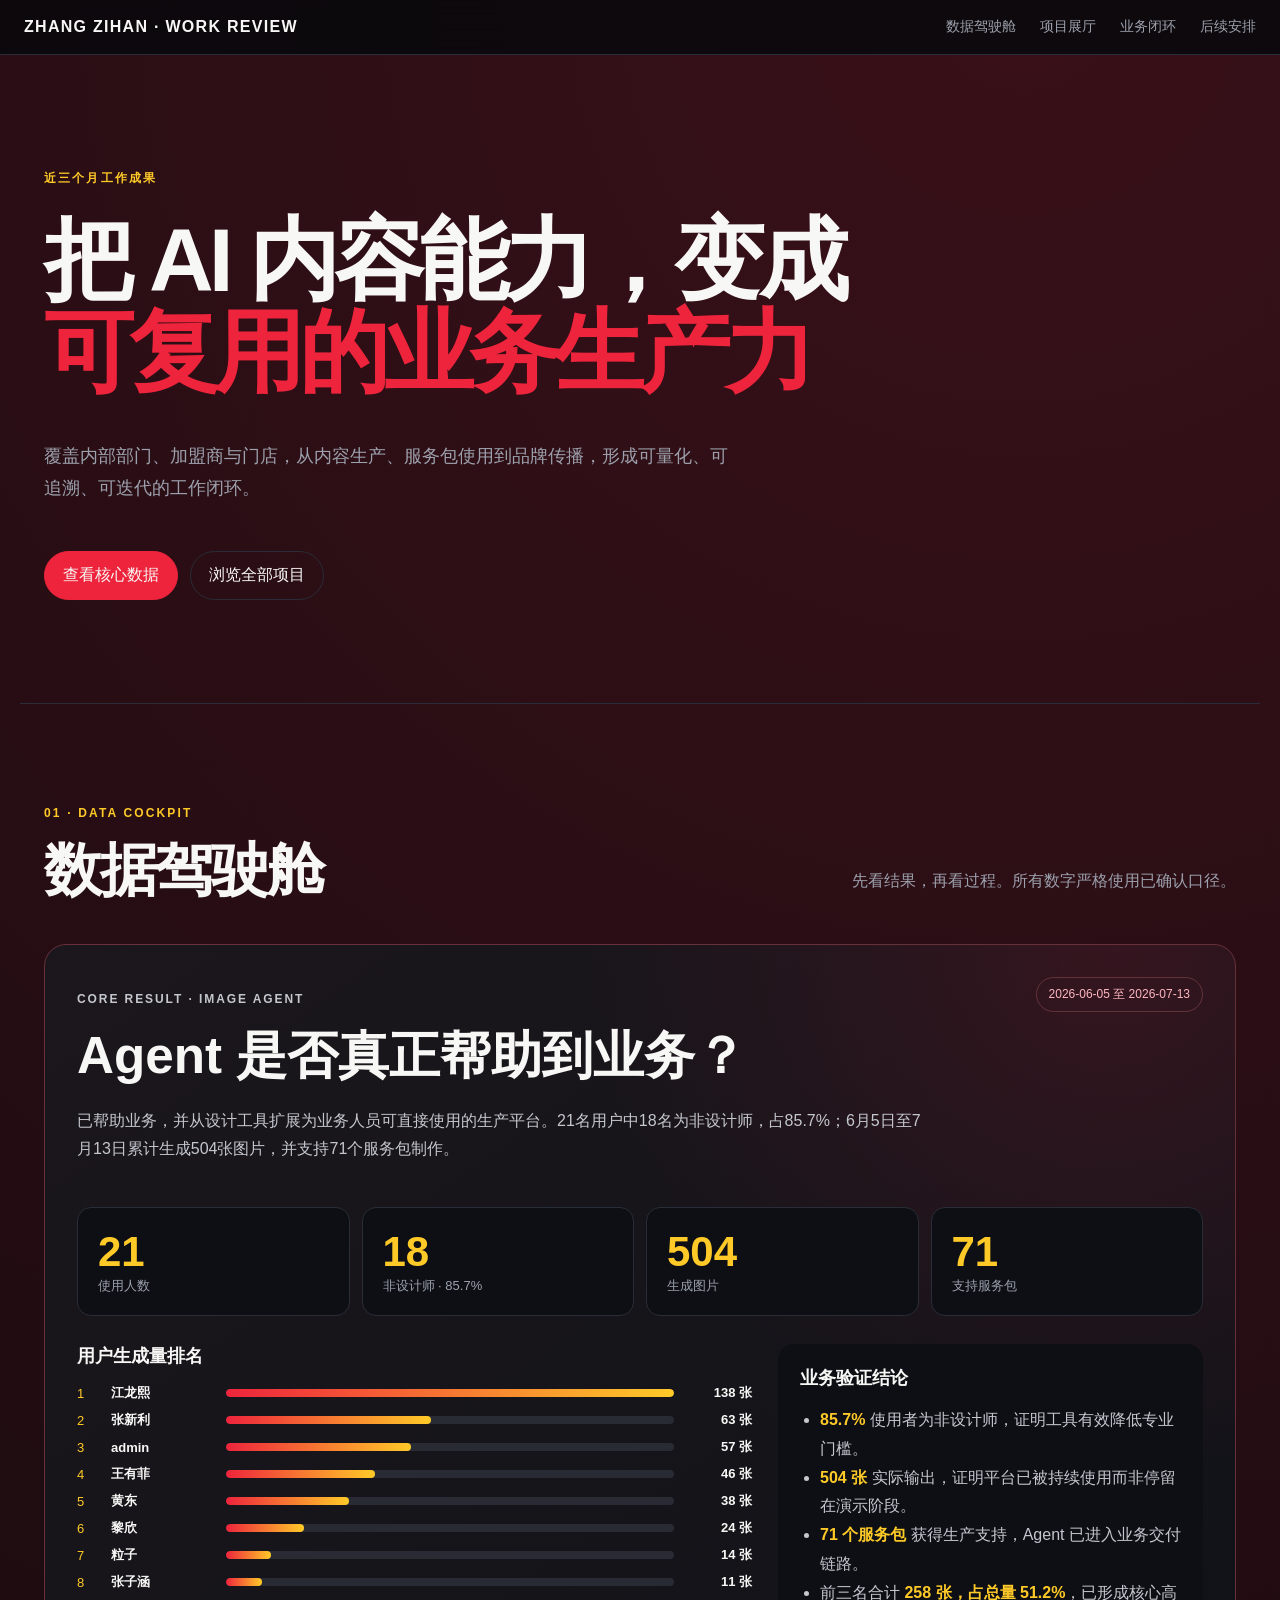
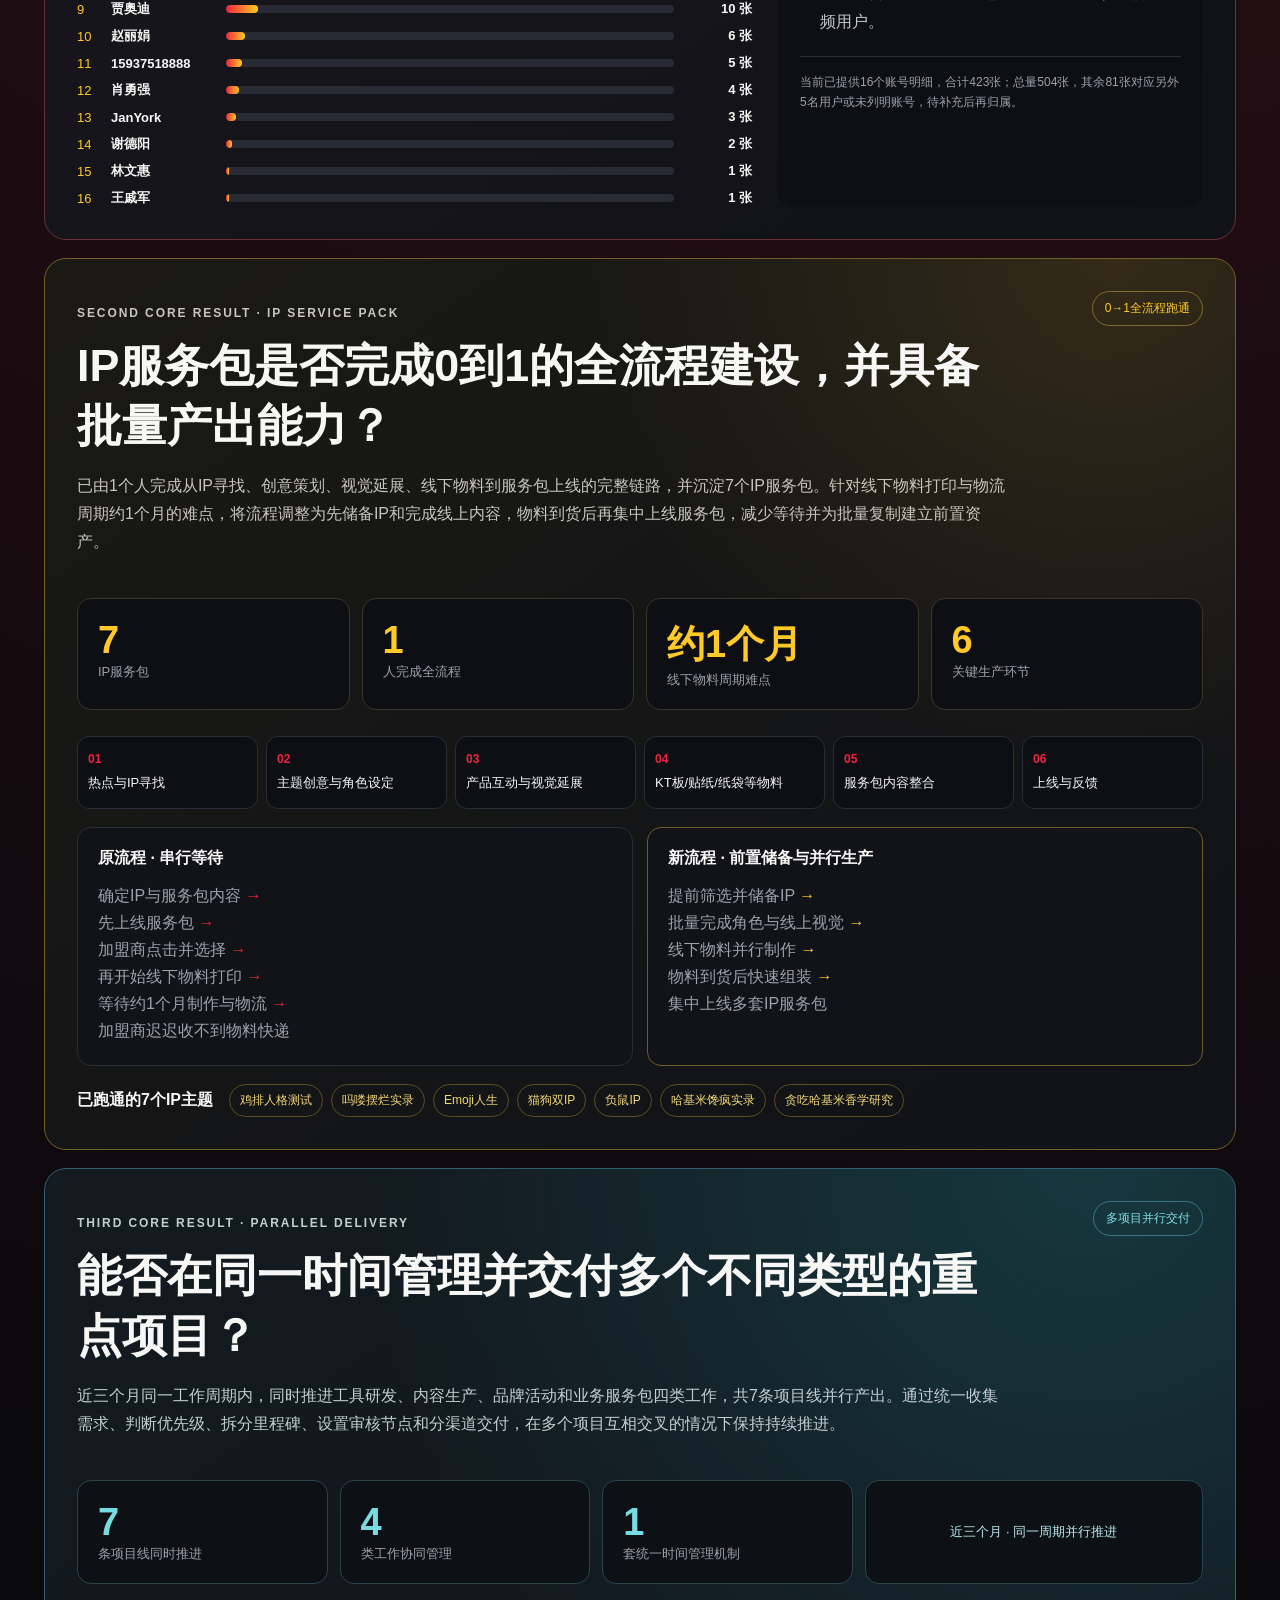
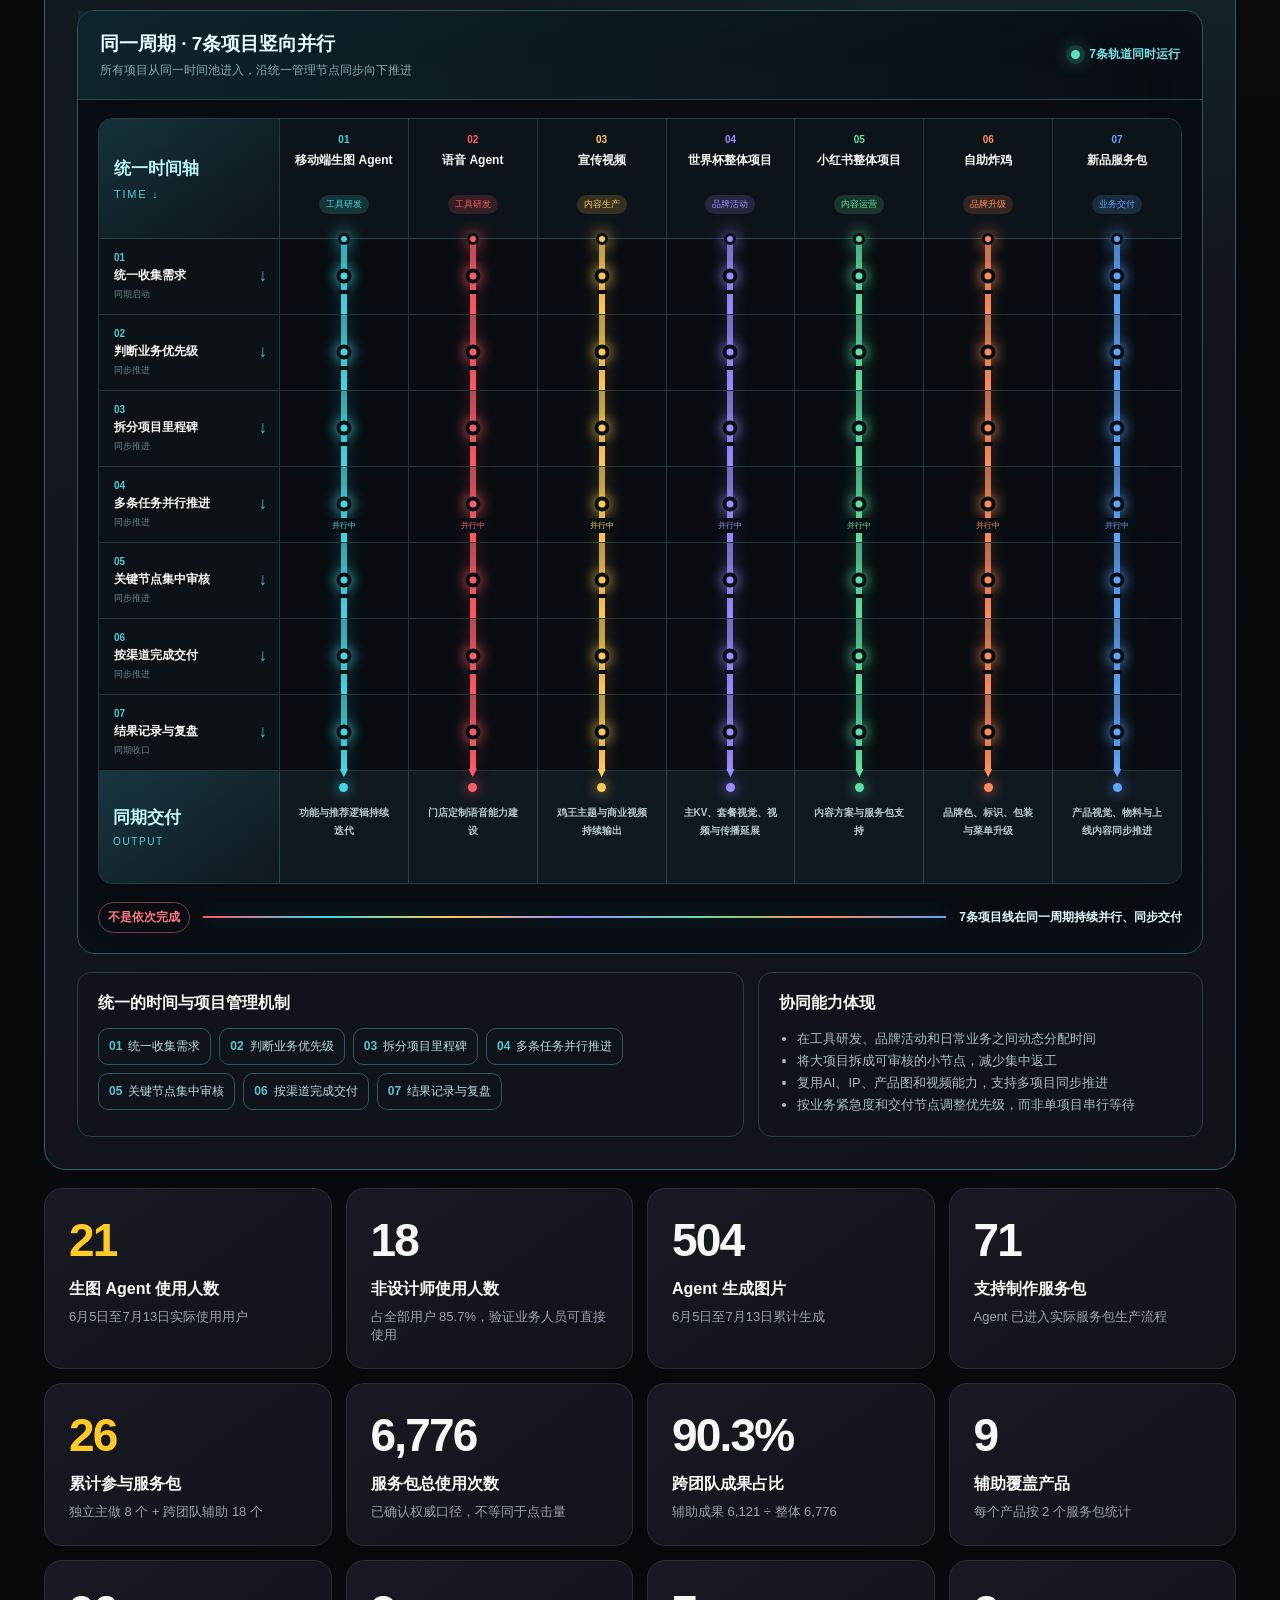
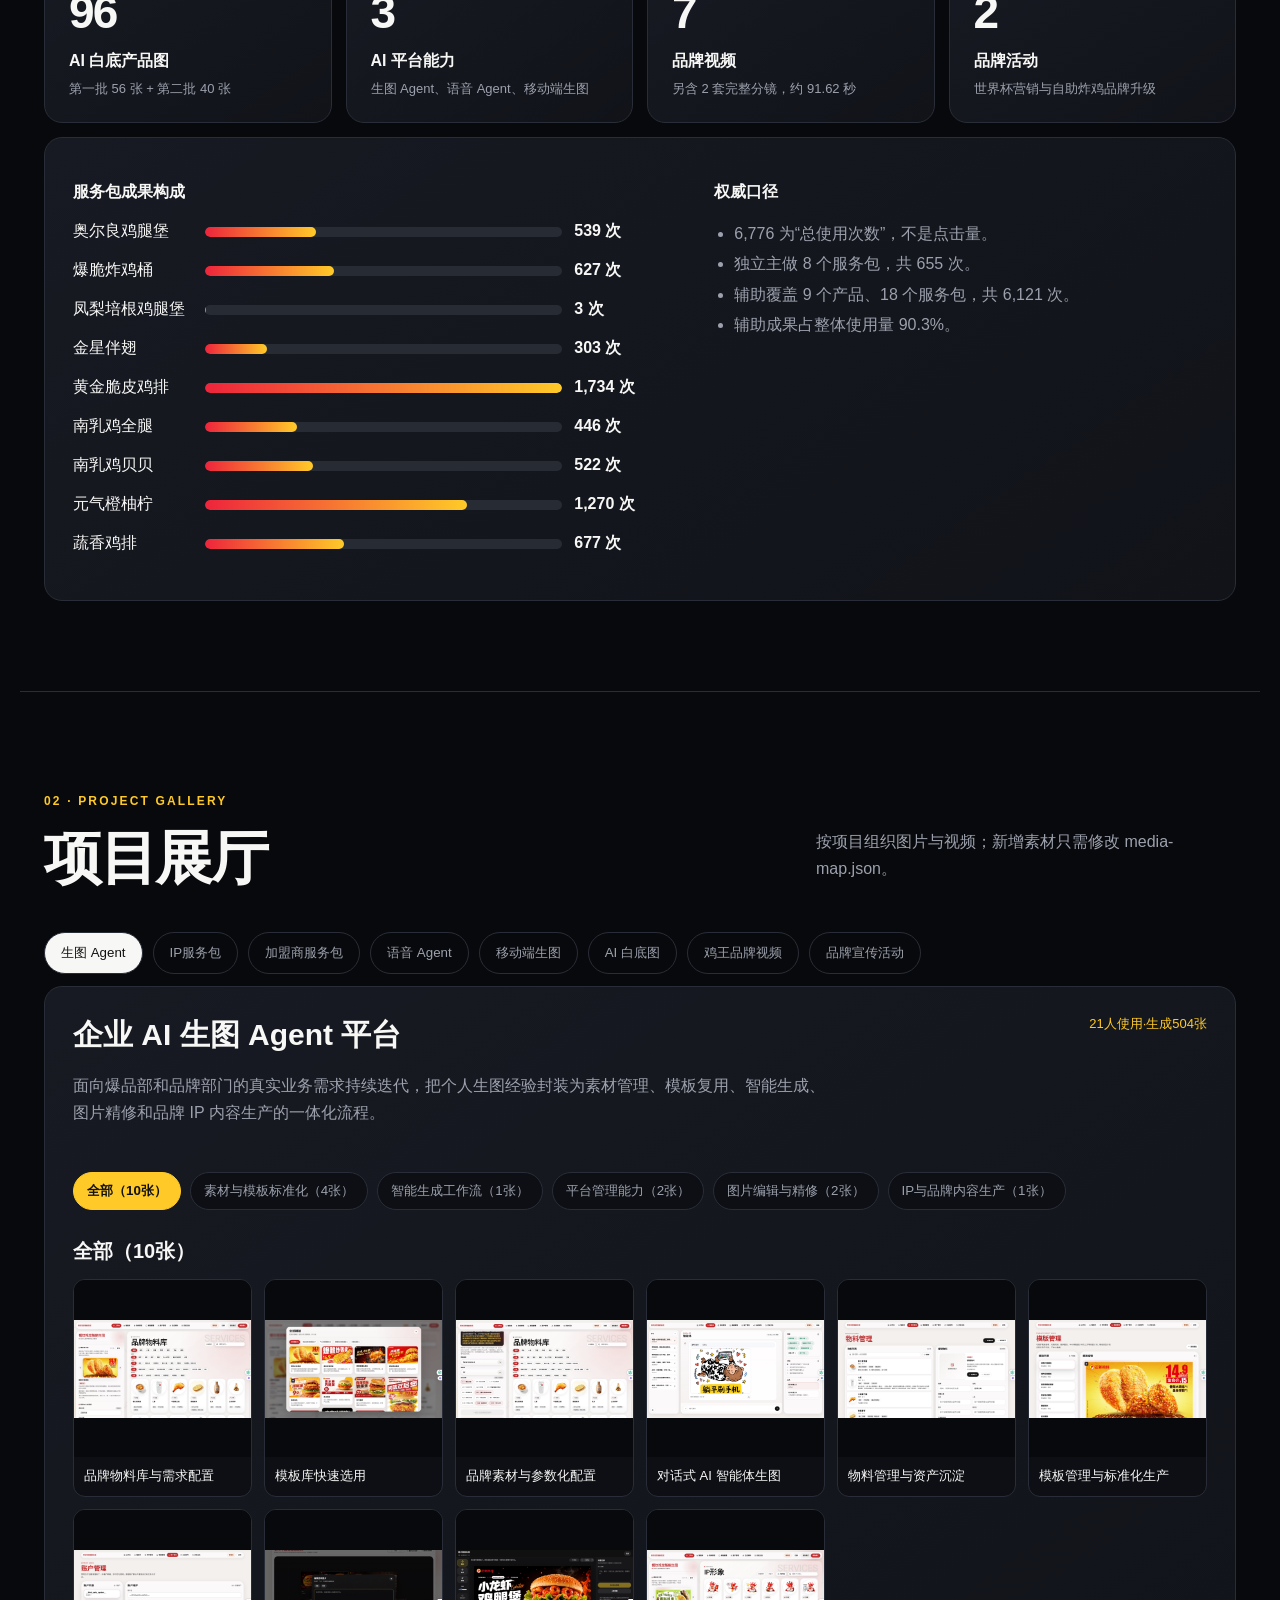
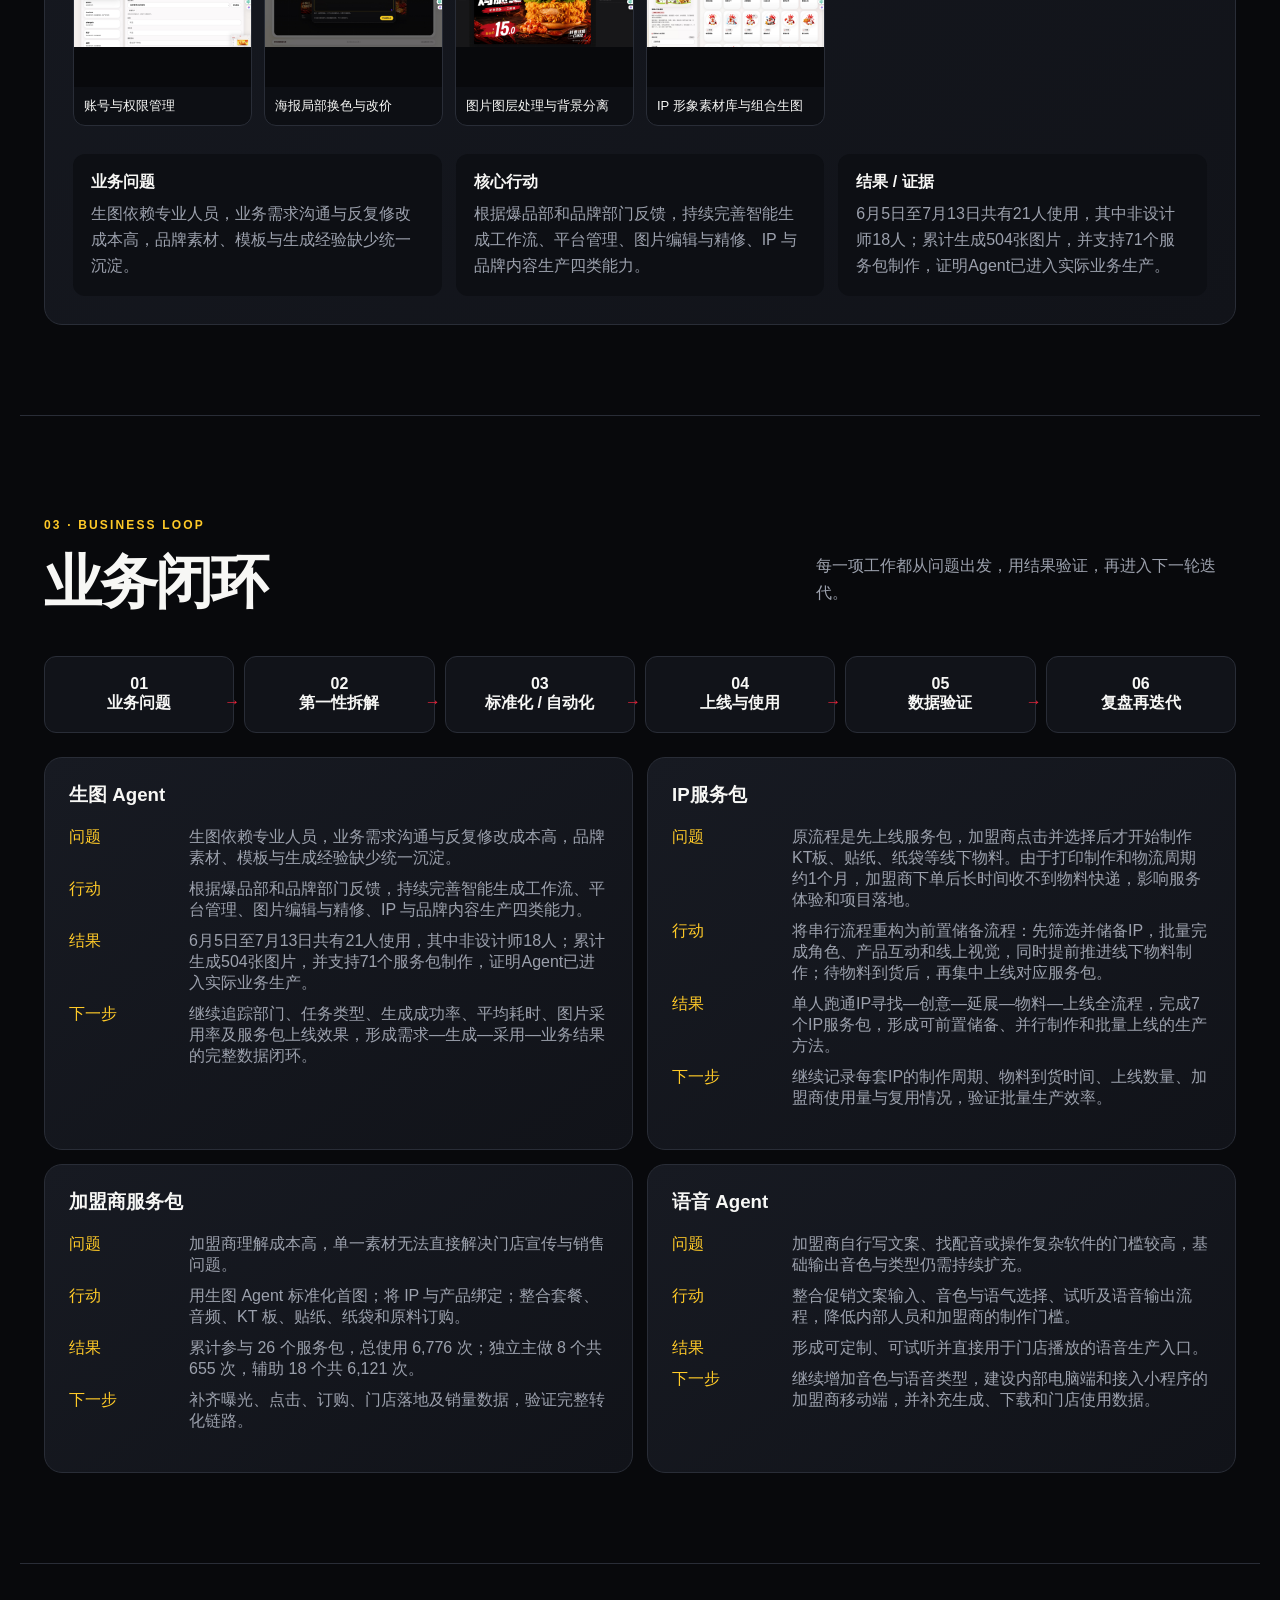
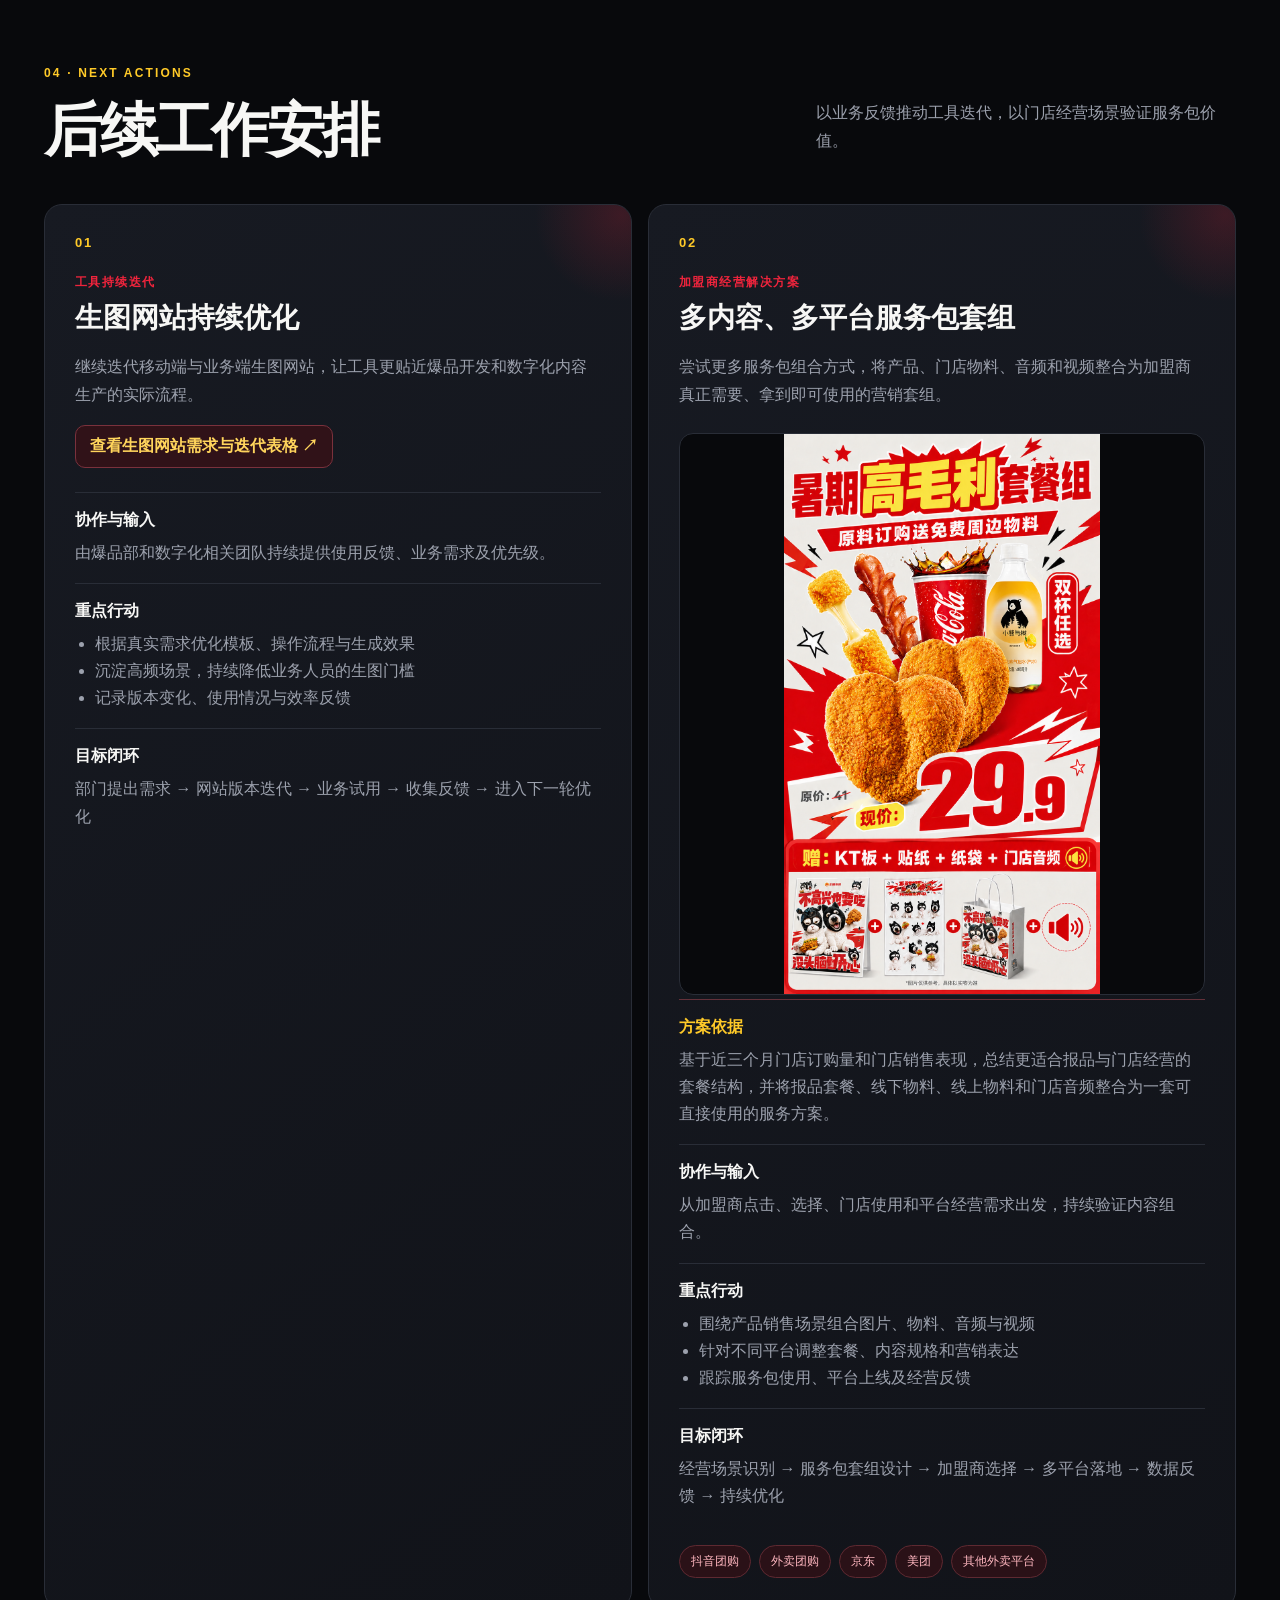
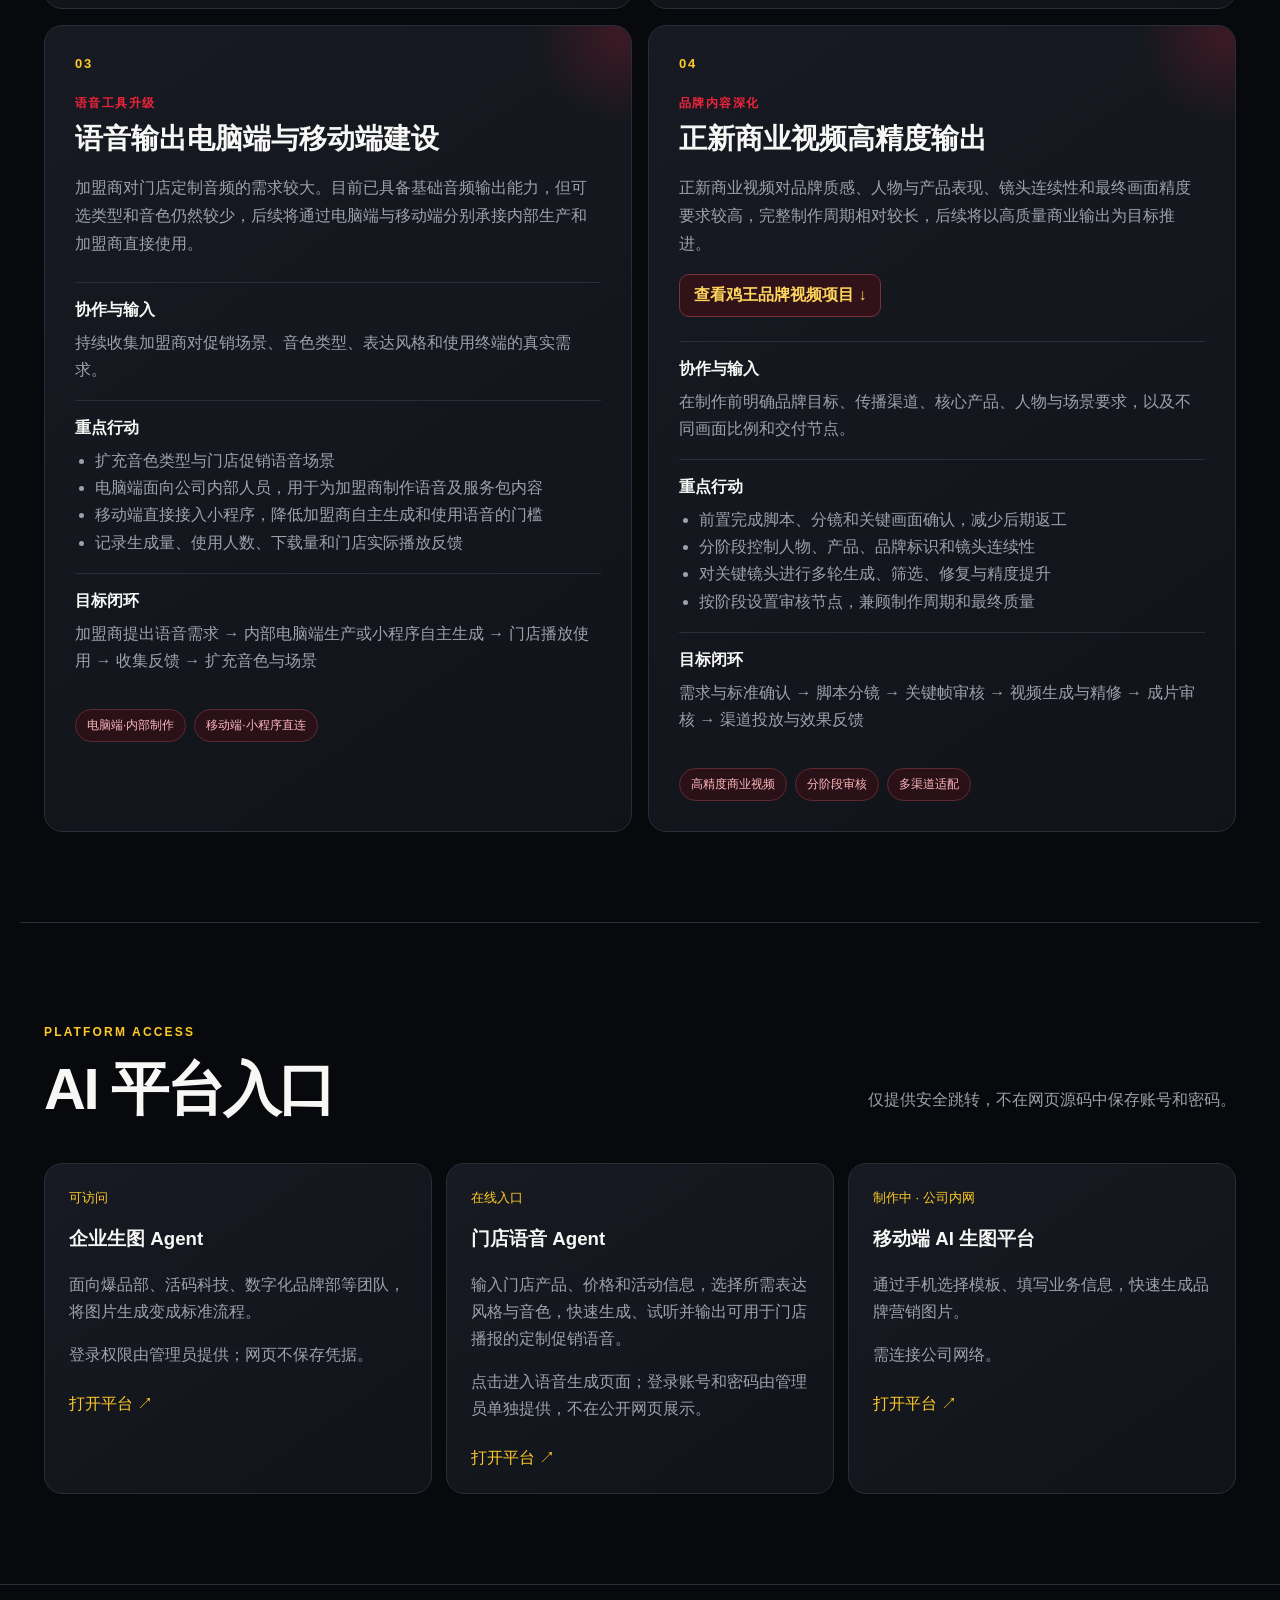
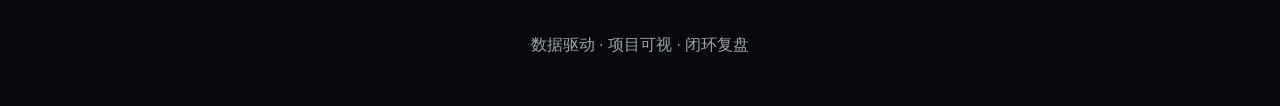
<file: index.html>
<!doctype html>
<html lang="zh-CN">
<head>
  <meta charset="UTF-8" />
  <meta name="viewport" content="width=device-width, initial-scale=1.0" />
  <meta name="description" content="张子涵近三个月工作成果：数据驾驶舱、项目展厅与业务闭环" />
  <title>近三个月工作成果｜张子涵</title>
  <link rel="stylesheet" href="styles.css" />
  <link rel="stylesheet" href="media.css" />
  <link rel="stylesheet" href="future.css" />
  <link rel="stylesheet" href="future-link.css" />
  <link rel="stylesheet" href="agent-impact.css" />
  <link rel="stylesheet" href="ip-impact.css" />
  <link rel="stylesheet" href="multi-project-impact.css?v=20260714-vertical-tracks" />
  <link rel="stylesheet" href="future-layout.css" />
</head>
<body>
  <header class="topbar">
    <a class="brand" href="#top">ZHANG ZIHAN · WORK REVIEW</a>
    <nav aria-label="主导航">
      <a href="#dashboard">数据驾驶舱</a><a href="#gallery">项目展厅</a><a href="#loop">业务闭环</a><a href="#future">后续安排</a>
    </nav>
  </header>
  <main id="top">
    <section class="hero">
      <p class="eyebrow">近三个月工作成果</p>
      <h1>把 AI 内容能力，变成<br><span>可复用的业务生产力</span></h1>
      <p class="hero-copy">覆盖内部部门、加盟商与门店，从内容生产、服务包使用到品牌传播，形成可量化、可追溯、可迭代的工作闭环。</p>
      <div class="hero-actions"><a class="button primary" href="#dashboard">查看核心数据</a><a class="button" href="#gallery">浏览全部项目</a></div>
    </section>

    <section id="dashboard" class="section">
      <div class="section-head"><div><p class="eyebrow">01 · DATA COCKPIT</p><h2>数据驾驶舱</h2></div><p>先看结果，再看过程。所有数字严格使用已确认口径。</p></div>
      <article id="agent-impact-panel" class="agent-impact-panel"></article>
      <article id="ip-impact-panel" class="ip-impact-panel"></article>
      <article id="multi-project-impact-panel" class="multi-project-impact-panel"></article>
      <div id="metric-grid" class="metric-grid"></div>
      <div class="panel split">
        <div><p class="panel-label">服务包成果构成</p><div id="package-bars" class="bars"></div></div>
        <div><p class="panel-label">权威口径</p><ul class="notes"><li>6,776 为“总使用次数”，不是点击量。</li><li>独立主做 8 个服务包，共 655 次。</li><li>辅助覆盖 9 个产品、18 个服务包，共 6,121 次。</li><li>辅助成果占整体使用量 90.3%。</li></ul></div>
      </div>
    </section>

    <section id="gallery" class="section">
      <div class="section-head"><div><p class="eyebrow">02 · PROJECT GALLERY</p><h2>项目展厅</h2></div><p>按项目组织图片与视频；新增素材只需修改 media-map.json。</p></div>
      <div id="project-tabs" class="tabs" role="tablist"></div>
      <article id="project-view" class="project-view"></article>
    </section>

    <section id="loop" class="section">
      <div class="section-head"><div><p class="eyebrow">03 · BUSINESS LOOP</p><h2>业务闭环</h2></div><p>每一项工作都从问题出发，用结果验证，再进入下一轮迭代。</p></div>
      <div id="loop-flow" class="loop-flow"></div>
      <div id="project-loops" class="loop-cards"></div>
    </section>

    <section id="future" class="section future-section">
      <div class="section-head"><div><p class="eyebrow">04 · NEXT ACTIONS</p><h2>后续工作安排</h2></div><p>以业务反馈推动工具迭代，以门店经营场景验证服务包价值。</p></div>
      <div id="future-plan-grid" class="future-plan-grid"></div>
    </section>

    <section class="section platform-section">
      <div class="section-head"><div><p class="eyebrow">PLATFORM ACCESS</p><h2>AI 平台入口</h2></div><p>仅提供安全跳转，不在网页源码中保存账号和密码。</p></div>
      <div id="platform-grid" class="platform-grid"></div>
    </section>
  </main>
  <dialog id="lightbox"><button id="lightbox-close" aria-label="关闭">×</button><button id="lightbox-prev" class="lightbox-nav" aria-label="上一张">‹</button><img id="lightbox-image" alt="" /><button id="lightbox-next" class="lightbox-nav" aria-label="下一张">›</button><p id="lightbox-caption"></p></dialog>
  <footer>数据驱动 · 项目可视 · 闭环复盘</footer>
  <script src="app.js?v=20260714-vertical-tracks"></script>
</body>
</html>
</file>
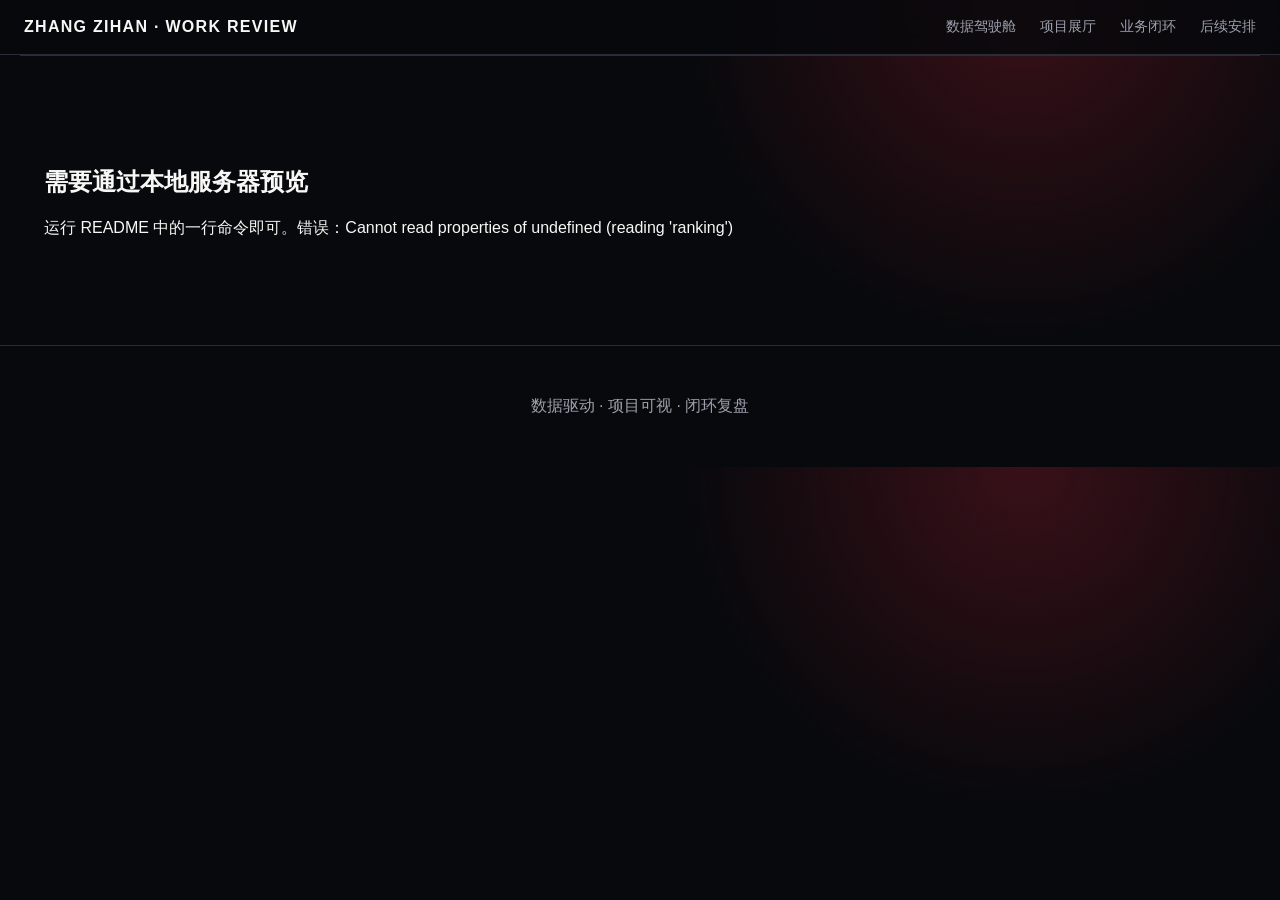
<file: offline.html>
<!doctype html>
<html lang="zh-CN">
<head>
  <meta charset="UTF-8" />
  <meta name="viewport" content="width=device-width, initial-scale=1.0" />
  <meta name="description" content="张子涵近三个月工作成果：数据驾驶舱、项目展厅与业务闭环" />
  <title>近三个月工作成果｜张子涵（离线版）</title>
  <link rel="stylesheet" href="styles.css" />
  <link rel="stylesheet" href="media.css" />
  <link rel="stylesheet" href="future.css" />
  <link rel="stylesheet" href="future-layout.css" />
</head>
<body>
  <header class="topbar">
    <a class="brand" href="#top">ZHANG ZIHAN · WORK REVIEW</a>
    <nav aria-label="主导航">
      <a href="#dashboard">数据驾驶舱</a><a href="#gallery">项目展厅</a><a href="#loop">业务闭环</a><a href="#future">后续安排</a>
    </nav>
  </header>
  <main id="top">
    <section class="hero">
      <p class="eyebrow">近三个月工作成果</p>
      <h1>把 AI 内容能力，变成<br><span>可复用的业务生产力</span></h1>
      <p class="hero-copy">覆盖内部部门、加盟商与门店，从内容生产、服务包使用到品牌传播，形成可量化、可追溯、可迭代的工作闭环。</p>
      <div class="hero-actions"><a class="button primary" href="#dashboard">查看核心数据</a><a class="button" href="#gallery">浏览全部项目</a></div>
    </section>

    <section id="dashboard" class="section">
      <div class="section-head"><div><p class="eyebrow">01 · DATA COCKPIT</p><h2>数据驾驶舱</h2></div><p>先看结果，再看过程。所有数字严格使用已确认口径。</p></div>
      <div id="metric-grid" class="metric-grid"></div>
      <div class="panel split">
        <div><p class="panel-label">服务包成果构成</p><div id="package-bars" class="bars"></div></div>
        <div><p class="panel-label">权威口径</p><ul class="notes"><li>6,776 为“总使用次数”，不是点击量。</li><li>独立主做 8 个服务包，共 655 次。</li><li>辅助覆盖 9 个产品、18 个服务包，共 6,121 次。</li><li>辅助成果占整体使用量 90.3%。</li></ul></div>
      </div>
    </section>

    <section id="gallery" class="section">
      <div class="section-head"><div><p class="eyebrow">02 · PROJECT GALLERY</p><h2>项目展厅</h2></div><p>按项目组织图片与视频；新增素材只需修改 media-map.json。</p></div>
      <div id="project-tabs" class="tabs" role="tablist"></div>
      <article id="project-view" class="project-view"></article>
    </section>

    <section id="loop" class="section">
      <div class="section-head"><div><p class="eyebrow">03 · BUSINESS LOOP</p><h2>业务闭环</h2></div><p>每一项工作都从问题出发，用结果验证，再进入下一轮迭代。</p></div>
      <div id="loop-flow" class="loop-flow"></div>
      <div id="project-loops" class="loop-cards"></div>
    </section>

    <section id="future" class="section future-section">
      <div class="section-head"><div><p class="eyebrow">04 · NEXT ACTIONS</p><h2>后续工作安排</h2></div><p>以业务反馈推动工具迭代，以门店经营场景验证服务包价值。</p></div>
      <div id="future-plan-grid" class="future-plan-grid"></div>
    </section>

    <section class="section platform-section">
      <div class="section-head"><div><p class="eyebrow">PLATFORM ACCESS</p><h2>AI 平台入口</h2></div><p>仅提供安全跳转，不在网页源码中保存账号和密码。</p></div>
      <div id="platform-grid" class="platform-grid"></div>
    </section>
  </main>
  <dialog id="lightbox"><button id="lightbox-close" aria-label="关闭">×</button><button id="lightbox-prev" class="lightbox-nav" aria-label="上一张">‹</button><img id="lightbox-image" alt="" /><button id="lightbox-next" class="lightbox-nav" aria-label="下一张">›</button><p id="lightbox-caption"></p></dialog>
  <footer>数据驱动 · 项目可视 · 闭环复盘</footer>
  <script>window.PORTFOLIO_DATA={"meta":{"owner":"张子涵","period":"近三个月","name":"三个月工作成果数据驾驶舱","mode":"数据驾驶舱 + 项目展厅 + 业务闭环","purpose":"向管理层展示AI能力建设、品牌项目、业务结果和可复制流程","dataPolicy":"未知数据不推测；总使用次数不得写成点击量"},"dashboard":{"metrics":[{"value":"26","label":"累计参与服务包","note":"独立主做 8 个 + 跨团队辅助 18 个"},{"value":"6,776","label":"服务包总使用次数","note":"已确认权威口径，不等同于点击量"},{"value":"90.3%","label":"跨团队成果占比","note":"辅助成果 6,121 ÷ 整体 6,776"},{"value":"9","label":"辅助覆盖产品","note":"每个产品按 2 个服务包统计"},{"value":"96","label":"AI 白底产品图","note":"第一批 56 张 + 第二批 40 张"},{"value":"3","label":"AI 平台能力","note":"生图 Agent、语音 Agent、移动端生图"},{"value":"7","label":"品牌视频","note":"另含 2 套完整分镜，约 91.62 秒"},{"value":"2","label":"品牌活动","note":"世界杯营销与自助炸鸡品牌升级"}]},"servicePackage":{"totals":{"independentPackages":8,"independentUseCount":655,"assistedProducts":9,"assistedPackages":18,"assistedUseCount":6121,"totalPackages":26,"totalUseCount":6776,"assistedUseShare":"90.3%"},"independentPackages":[{"name":"鸡排人格测试·原材料及线下服务包","useCount":224},{"name":"鸡排人格测试·上新服务包","useCount":68},{"name":"端午节视频服务包","useCount":89},{"name":"AI小红书报名服务包","useCount":69},{"name":"吗喽摆烂实录·原材料及线下服务包","useCount":162},{"name":"吗喽摆烂实录·上新服务包","useCount":37},{"name":"鸡排仙人掌视频服务包","useCount":4},{"name":"世界杯啤酒套餐上架服务包","useCount":2}],"independentCalculation":"224+68+89+69+162+37+4+2=655","assistedProducts":[{"name":"奥尔良鸡腿堡","packageCount":2,"useCount":539},{"name":"爆脆炸鸡桶","packageCount":2,"useCount":627},{"name":"凤梨培根鸡腿堡","packageCount":2,"useCount":3},{"name":"金星伴翅","packageCount":2,"useCount":303},{"name":"黄金脆皮鸡排","packageCount":2,"useCount":1734},{"name":"南乳鸡全腿","packageCount":2,"useCount":446},{"name":"南乳鸡贝贝","packageCount":2,"useCount":522},{"name":"元气橙柚柠","packageCount":2,"useCount":1270},{"name":"蔬香鸡排","packageCount":2,"useCount":677}]},"projects":[{"id":"service-pack","category":"业务闭环","shortTitle":"加盟商服务包","title":"加盟商服务包优化与营销链路升级","status":"已形成量化结果","summary":"从首图视觉优化、产品与 IP 互动，升级到整合产品、IP、音频和线下物料的门店营销解决方案。","problem":"加盟商理解成本高，单一素材无法直接解决门店宣传与销售问题。","action":"用生图 Agent 标准化首图；将 IP 与产品绑定；整合套餐、音频、KT 板、贴纸、纸袋和原料订购。","result":"累计参与 26 个服务包，总使用 6,776 次；独立主做 8 个共 655 次，辅助 18 个共 6,121 次。","next":"补齐曝光、点击、订购、门店落地及销量数据，验证完整转化链路。"},{"id":"image-agent","category":"AI工具建设","shortTitle":"生图 Agent","title":"企业 AI 生图 Agent 平台","status":"10项核心功能已展示","summary":"面向爆品部和品牌部门的真实业务需求持续迭代，把个人生图经验封装为素材管理、模板复用、智能生成、图片精修和品牌 IP 内容生产的一体化流程。","problem":"生图依赖专业人员，业务需求沟通与反复修改成本高，品牌素材、模板与生成经验缺少统一沉淀。","action":"根据爆品部和品牌部门反馈，持续完善智能生成工作流、平台管理、图片编辑与精修、IP 与品牌内容生产四类能力。","result":"形成需求反馈—功能迭代—部门试用—再次优化的产品闭环，并覆盖素材准备、智能生成、局部编辑和品牌内容复用。","next":"补充使用部门数、用户数、生成量、平均耗时与效率提升比例，并继续根据爆品部和品牌部门的使用反馈迭代。"},{"id":"voice-agent","category":"AI工具建设","shortTitle":"语音 Agent","title":"加盟商门店定制语音 Agent","status":"可在公司内网使用","summary":"让加盟商按产品、价格、活动和表达风格自动生成门店促销语音。","problem":"加盟商自行写文案、找配音或操作复杂软件的门槛较高。","action":"整合门店文案生成、音色与语气选择及语音输出流程。","result":"形成可定制、可直接用于门店播放的语音生产入口。","next":"补充加盟商人数、生成次数、下载量和门店实际播放数据。"},{"id":"mobile-image-platform","category":"AI工具建设","shortTitle":"移动端生图","title":"移动端 AI 生图平台","status":"推荐逻辑已更新·7项功能展示","summary":"通过手机端的模板与商品推荐、对话式需求输入、品牌素材调用和图片处理能力，快速生成适合门店与业务场景的品牌营销图片。","problem":"业务人员与门店在移动场景下缺少轻量、低门槛的生图工具，同时面对大量模板和商品时存在选择成本。","action":"更新推荐逻辑，根据业务场景推荐模板和商品，并将商品选择、模板组合、对话生成、物料调用、图片处理和任务记录整合为移动端流程。","result":"形成推荐—选择—生成—处理—记录的移动端闭环，减少用户搜索模板、理解提示词和反复沟通的成本。","next":"继续根据爆品部、品牌部门及实际使用人员反馈优化推荐准确度，并记录推荐点击、生成成功率和平均完成时间。"},{"id":"white-background","category":"效率提升","shortTitle":"AI 白底图","title":"AI 白底产品图标准化与效率提升","status":"累计 96 张","summary":"服务爆品部与设计部，将产品提取、造型修复、口味拓展及白底标准化转化为可复用流程。","problem":"传统拍摄与修图周期长，产品形态、质感和输出标准不统一。","action":"利用 AI 优化清晰度、食品纹理、数量、叠压、酱汁、装盒及透明底输出。","result":"两批累计完成 96 张产品图：第一批 56 张、第二批 40 张。","next":"补充传统流程与 AI 流程耗时对比、实际复用次数和应用页面。"},{"id":"brand-video","category":"品牌传播","shortTitle":"鸡王品牌视频","title":"鸡王品牌视频内容体系","status":"商业视频持续制作中","summary":"以鸡王为主体，覆盖世界杯、端午节、日常趣味内容及真实商业视频方向。","problem":"品牌传播需要持续、有记忆点且可适配多渠道的视频内容。","action":"完成脚本、分镜、AI 视频生成、横竖版适配与 IP 一致性控制。","result":"7 条视频、2 套完整分镜，总时长约 91.62 秒。","next":"补齐播放量、完播率、互动数据与门店实际播放覆盖。"},{"id":"brand-campaign","category":"品牌升级","shortTitle":"品牌宣传活动","title":"品牌宣传活动与视觉升级","status":"2 个活动","summary":"世界杯品牌营销活动与自助炸鸡品牌形象升级，覆盖主 KV、品牌色、识别符号、包装与菜单延展。","problem":"活动视觉、包装和多场景传播需要统一品牌识别并可规模化延展。","action":"建立红黄白品牌色、ZX 几何符号、主 KV、包装及横竖菜单模板。","result":"世界杯活动 16 张素材；自助炸鸡品牌升级 22 张素材，共 38 张。","next":"补充传播渠道、门店应用、活动数据及包装落地反馈。"}],"businessLoop":["业务问题","第一性拆解","标准化 / 自动化","上线与使用","数据验证","复盘再迭代"],"futurePlans":[{"type":"工具持续迭代","title":"生图网站持续优化","summary":"继续迭代移动端与业务端生图网站，让工具更贴近爆品开发和数字化内容生产的实际流程。","input":"由爆品部和数字化相关团队持续提供使用反馈、业务需求及优先级。","actions":["根据真实需求优化模板、操作流程与生成效果","沉淀高频场景，持续降低业务人员的生图门槛","记录版本变化、使用情况与效率反馈"],"loop":"部门提出需求 → 网站版本迭代 → 业务试用 → 收集反馈 → 进入下一轮优化"},{"type":"加盟商经营解决方案","title":"多内容、多平台服务包套组","summary":"尝试更多服务包组合方式，将产品、门店物料、音频和视频整合为加盟商真正需要、拿到即可使用的营销套组。","image":"assets/future-plans/high-margin-package.png","imageAlt":"暑期高毛利套餐组：产品套餐、KT板、贴纸、纸袋与门店音频组合","basis":"基于近三个月门店订购量和门店销售表现，总结更适合报品与门店经营的套餐结构，并将报品套餐、线下物料、线上物料和门店音频整合为一套可直接使用的服务方案。","input":"从加盟商点击、选择、门店使用和平台经营需求出发，持续验证内容组合。","actions":["围绕产品销售场景组合图片、物料、音频与视频","针对不同平台调整套餐、内容规格和营销表达","跟踪服务包使用、平台上线及经营反馈"],"loop":"经营场景识别 → 服务包套组设计 → 加盟商选择 → 多平台落地 → 数据反馈 → 持续优化","channels":["抖音团购","外卖团购","京东","美团","其他外卖平台"]},{"type":"语音工具升级","title":"语音输出电脑端与移动端建设","summary":"加盟商对门店定制音频的需求较大。目前已具备基础音频输出能力，但可选类型和音色仍然较少，后续将通过电脑端与移动端分别承接内部生产和加盟商直接使用。","input":"持续收集加盟商对促销场景、音色类型、表达风格和使用终端的真实需求。","actions":["扩充音色类型与门店促销语音场景","电脑端面向公司内部人员，用于为加盟商制作语音及服务包内容","移动端直接接入小程序，降低加盟商自主生成和使用语音的门槛","记录生成量、使用人数、下载量和门店实际播放反馈"],"loop":"加盟商提出语音需求 → 内部电脑端生产或小程序自主生成 → 门店播放使用 → 收集反馈 → 扩充音色与场景","channels":["电脑端·内部制作","移动端·小程序直连"]},{"type":"品牌内容深化","title":"正新商业视频高精度输出","summary":"正新商业视频对品牌质感、人物与产品表现、镜头连续性和最终画面精度要求较高，完整制作周期相对较长，后续将以高质量商业输出为目标推进。","input":"在制作前明确品牌目标、传播渠道、核心产品、人物与场景要求，以及不同画面比例和交付节点。","actions":["前置完成脚本、分镜和关键画面确认，减少后期返工","分阶段控制人物、产品、品牌标识和镜头连续性","对关键镜头进行多轮生成、筛选、修复与精度提升","按阶段设置审核节点，兼顾制作周期和最终质量"],"loop":"需求与标准确认 → 脚本分镜 → 关键帧审核 → 视频生成与精修 → 成片审核 → 渠道投放与效果反馈","channels":["高精度商业视频","分阶段审核","多渠道适配"]}],"platforms":[{"name":"企业生图 Agent","status":"可访问","url":"https://zx-agent.zhidiansoft.com:6443","accessNote":"登录权限由管理员提供；网页不保存凭据。","summary":"面向爆品部、活码科技、数字化品牌部等团队，将图片生成变成标准流程。"},{"name":"门店语音 Agent","status":"公司内网","url":"http://192.168.5.134:5173/","accessNote":"需连接公司网络；登录权限由管理员提供。","summary":"加盟商可按门店产品、价格、活动和语气定制促销语音。"},{"name":"移动端 AI 生图平台","status":"制作中 · 公司内网","url":"http://192.168.5.168:4173/?demo=1&v=hero-wide-open-text","accessNote":"需连接公司网络。","summary":"通过手机选择模板、填写业务信息，快速生成品牌营销图片。"}]};window.MEDIA_MAP={"instructions":"全部素材已按项目归位。图片为网页优化副本，视频保留原文件；group 控制轮播分类标签。","projects":[{"projectId":"service-pack","items":[{"id":"sp-ip-001","type":"image","src":"assets/service-pack/sp-ip-001.jpg","title":"Image (43)","caption":"吗喽 IP 角色素材｜产品、IP 与门店传播内容","group":"吗喽 IP 角色素材","originalFile":"Image (43).png"},{"id":"sp-ip-002","type":"image","src":"assets/service-pack/sp-ip-002.jpg","title":"Image (44)","caption":"Emoji IP 主题视觉｜产品、IP 与门店传播内容","group":"Emoji IP 主题视觉","originalFile":"Image (44).png"},{"id":"sp-ip-003","type":"image","src":"assets/service-pack/sp-ip-003.jpg","title":"Image (45)","caption":"哈基米馋疯实录｜产品、IP 与门店传播内容","group":"哈基米馋疯实录","originalFile":"Image (45).png"},{"id":"sp-ip-004","type":"image","src":"assets/service-pack/sp-ip-004.jpg","title":"Image (46)","caption":"吗喽摆烂实录｜产品、IP 与门店传播内容","group":"吗喽摆烂实录","originalFile":"Image (46).png"},{"id":"sp-ip-005","type":"image","src":"assets/service-pack/sp-ip-005.jpg","title":"Image (47)","caption":"哈基米香学研究｜产品、IP 与门店传播内容","group":"哈基米香学研究","originalFile":"Image (47).png"},{"id":"sp-ip-006","type":"image","src":"assets/service-pack/sp-ip-006.jpg","title":"Image (48)","caption":"猫狗双 IP｜产品、IP 与门店传播内容","group":"猫狗双 IP","originalFile":"Image (48).png"},{"id":"sp-ip-007","type":"image","src":"assets/service-pack/sp-ip-007.jpg","title":"Image (49)","caption":"吗喽摆烂实录｜产品、IP 与门店传播内容","group":"吗喽摆烂实录","originalFile":"Image (49).png"},{"id":"sp-ip-008","type":"image","src":"assets/service-pack/sp-ip-008.jpg","title":"Image (51)","caption":"鸡排人格测试｜产品、IP 与门店传播内容","group":"鸡排人格测试","originalFile":"Image (51).png"},{"id":"sp-ip-009","type":"image","src":"assets/service-pack/sp-ip-009.jpg","title":"Image (52)","caption":"鸡排人格测试｜产品、IP 与门店传播内容","group":"鸡排人格测试","originalFile":"Image (52).png"},{"id":"sp-ip-010","type":"image","src":"assets/service-pack/sp-ip-010.jpg","title":"Image 44","caption":"猫狗双 IP｜产品、IP 与门店传播内容","group":"猫狗双 IP","originalFile":"Image 44.png"},{"id":"sp-ip-011","type":"image","src":"assets/service-pack/sp-ip-011.jpg","title":"Image 45","caption":"猫狗双 IP｜产品、IP 与门店传播内容","group":"猫狗双 IP","originalFile":"Image 45.png"},{"id":"sp-ip-012","type":"image","src":"assets/service-pack/sp-ip-012.jpg","title":"Image 46 (1)","caption":"吗喽摆烂实录｜产品、IP 与门店传播内容","group":"吗喽摆烂实录","originalFile":"Image 46 (1).png"},{"id":"sp-ip-013","type":"image","src":"assets/service-pack/sp-ip-013.jpg","title":"Image 46 (2)","caption":"吗喽摆烂实录｜产品、IP 与门店传播内容","group":"吗喽摆烂实录","originalFile":"Image 46 (2).png"},{"id":"sp-ip-014","type":"image","src":"assets/service-pack/sp-ip-014.jpg","title":"Image 46 (3)","caption":"吗喽摆烂实录｜产品、IP 与门店传播内容","group":"吗喽摆烂实录","originalFile":"Image 46 (3).png"},{"id":"sp-ip-015","type":"image","src":"assets/service-pack/sp-ip-015.jpg","title":"Image 46","caption":"吗喽摆烂实录｜产品、IP 与门店传播内容","group":"吗喽摆烂实录","originalFile":"Image 46.png"},{"id":"sp-ip-016","type":"image","src":"assets/service-pack/sp-ip-016.jpg","title":"Image 47 (1)","caption":"哈基米角色素材｜产品、IP 与门店传播内容","group":"哈基米角色素材","originalFile":"Image 47 (1).png"},{"id":"sp-ip-017","type":"image","src":"assets/service-pack/sp-ip-017.jpg","title":"Image 47","caption":"哈基米角色素材｜产品、IP 与门店传播内容","group":"哈基米角色素材","originalFile":"Image 47.png"},{"id":"sp-ip-018","type":"image","src":"assets/service-pack/sp-ip-018.jpg","title":"Image 48","caption":"哈基米角色素材｜产品、IP 与门店传播内容","group":"哈基米角色素材","originalFile":"Image 48.png"},{"id":"sp-ip-019","type":"image","src":"assets/service-pack/sp-ip-019.jpg","title":"Image 71","caption":"鸡排人格测试｜产品、IP 与门店传播内容","group":"鸡排人格测试","originalFile":"Image 71.png"},{"id":"sp-ip-020","type":"image","src":"assets/service-pack/sp-ip-020.jpg","title":"group (1)","caption":"IP 周边物料总览｜产品、IP 与门店传播内容","group":"IP 周边物料总览","originalFile":"group (1).png"},{"id":"sp-ip-021","type":"image","src":"assets/service-pack/sp-ip-021.jpg","title":"group (3)","caption":"Emoji 角色体系｜产品、IP 与门店传播内容","group":"Emoji 角色体系","originalFile":"group (3).png"},{"id":"sp-ip-022","type":"image","src":"assets/service-pack/sp-ip-022.jpg","title":"group (4)","caption":"吗喽摆烂实录｜产品、IP 与门店传播内容","group":"吗喽摆烂实录","originalFile":"group (4).png"},{"id":"sp-ip-023","type":"image","src":"assets/service-pack/sp-ip-023.jpg","title":"group (5)","caption":"吗喽摆烂实录｜产品、IP 与门店传播内容","group":"吗喽摆烂实录","originalFile":"group (5).png"},{"id":"sp-ip-024","type":"image","src":"assets/service-pack/sp-ip-024.jpg","title":"信发2","caption":"吗喽摆烂实录｜产品、IP 与门店传播内容","group":"吗喽摆烂实录","originalFile":"信发2.png"},{"id":"sp-ip-025","type":"image","src":"assets/service-pack/sp-ip-025.jpg","title":"信发3","caption":"吗喽摆烂实录｜产品、IP 与门店传播内容","group":"吗喽摆烂实录","originalFile":"信发3.png"},{"id":"sp-ip-026","type":"image","src":"assets/service-pack/sp-ip-026.jpg","title":"服务包上新图 (1)","caption":"吗喽摆烂实录｜产品、IP 与门店传播内容","group":"吗喽摆烂实录","originalFile":"服务包上新图 (1).png"},{"id":"sp-ip-027","type":"image","src":"assets/service-pack/sp-ip-027.jpg","title":"服务包上新图","caption":"吗喽摆烂实录｜产品、IP 与门店传播内容","group":"吗喽摆烂实录","originalFile":"服务包上新图.png"},{"id":"sp-data-001","type":"image","src":"assets/service-pack/sp-data-001.jpg","title":"17594977fb54ac3e63d5206a74dd9ce3","caption":"原始服务包页面或后台数据截图；用于支撑总使用次数口径","group":"产品服务包与后台数据证据","originalFile":"17594977fb54ac3e63d5206a74dd9ce3.png"},{"id":"sp-data-002","type":"image","src":"assets/service-pack/sp-data-002.jpg","title":"18e53924256d16d158fa0332d81af4a3","caption":"原始服务包页面或后台数据截图；用于支撑总使用次数口径","group":"产品服务包与后台数据证据","originalFile":"18e53924256d16d158fa0332d81af4a3.png"},{"id":"sp-data-003","type":"image","src":"assets/service-pack/sp-data-003.jpg","title":"2045b04f7d513f2edf44c7aa8367945e","caption":"原始服务包页面或后台数据截图；用于支撑总使用次数口径","group":"产品服务包与后台数据证据","originalFile":"2045b04f7d513f2edf44c7aa8367945e.png"},{"id":"sp-data-004","type":"image","src":"assets/service-pack/sp-data-004.jpg","title":"2aaf303d314227304a826ff07b16da93","caption":"原始服务包页面或后台数据截图；用于支撑总使用次数口径","group":"产品服务包与后台数据证据","originalFile":"2aaf303d314227304a826ff07b16da93.png"},{"id":"sp-data-005","type":"image","src":"assets/service-pack/sp-data-005.jpg","title":"32d4bcde885aa1b3a300e4cb7bebe1a1","caption":"原始服务包页面或后台数据截图；用于支撑总使用次数口径","group":"产品服务包与后台数据证据","originalFile":"32d4bcde885aa1b3a300e4cb7bebe1a1.png"},{"id":"sp-data-006","type":"image","src":"assets/service-pack/sp-data-006.jpg","title":"3f3a5eb0f133421f36b6cabfe431f59b","caption":"原始服务包页面或后台数据截图；用于支撑总使用次数口径","group":"产品服务包与后台数据证据","originalFile":"3f3a5eb0f133421f36b6cabfe431f59b.png"},{"id":"sp-data-007","type":"image","src":"assets/service-pack/sp-data-007.jpg","title":"4c14661b9d9aff599469a1552805fa3f","caption":"原始服务包页面或后台数据截图；用于支撑总使用次数口径","group":"产品服务包与后台数据证据","originalFile":"4c14661b9d9aff599469a1552805fa3f.png"},{"id":"sp-data-008","type":"image","src":"assets/service-pack/sp-data-008.jpg","title":"4eb91f792c97a9f69915ca7d8bb42999","caption":"原始服务包页面或后台数据截图；用于支撑总使用次数口径","group":"产品服务包与后台数据证据","originalFile":"4eb91f792c97a9f69915ca7d8bb42999.png"},{"id":"sp-data-009","type":"image","src":"assets/service-pack/sp-data-009.jpg","title":"4ee76fb68efaee4188be7877eb6e323e","caption":"原始服务包页面或后台数据截图；用于支撑总使用次数口径","group":"产品服务包与后台数据证据","originalFile":"4ee76fb68efaee4188be7877eb6e323e.png"},{"id":"sp-data-010","type":"image","src":"assets/service-pack/sp-data-010.jpg","title":"59c2583eb753acb7b444239635b48384","caption":"原始服务包页面或后台数据截图；用于支撑总使用次数口径","group":"产品服务包与后台数据证据","originalFile":"59c2583eb753acb7b444239635b48384.png"},{"id":"sp-data-011","type":"image","src":"assets/service-pack/sp-data-011.jpg","title":"626782964b0083686862ac6ddc19cd62","caption":"原始服务包页面或后台数据截图；用于支撑总使用次数口径","group":"产品服务包与后台数据证据","originalFile":"626782964b0083686862ac6ddc19cd62.png"},{"id":"sp-data-012","type":"image","src":"assets/service-pack/sp-data-012.jpg","title":"6843b8b6b3b9c12cbf1d22b73315671a","caption":"原始服务包页面或后台数据截图；用于支撑总使用次数口径","group":"产品服务包与后台数据证据","originalFile":"6843b8b6b3b9c12cbf1d22b73315671a.png"},{"id":"sp-data-013","type":"image","src":"assets/service-pack/sp-data-013.jpg","title":"6a19034f0d5bfd0918c538dd68f69f68","caption":"原始服务包页面或后台数据截图；用于支撑总使用次数口径","group":"产品服务包与后台数据证据","originalFile":"6a19034f0d5bfd0918c538dd68f69f68.png"},{"id":"sp-data-014","type":"image","src":"assets/service-pack/sp-data-014.jpg","title":"6ff7b42a6105b2d4ec0e82f6282a03cd","caption":"原始服务包页面或后台数据截图；用于支撑总使用次数口径","group":"产品服务包与后台数据证据","originalFile":"6ff7b42a6105b2d4ec0e82f6282a03cd.png"},{"id":"sp-data-015","type":"image","src":"assets/service-pack/sp-data-015.jpg","title":"75337a84d60edeb9e2a994a0a7ab9dbc","caption":"原始服务包页面或后台数据截图；用于支撑总使用次数口径","group":"产品服务包与后台数据证据","originalFile":"75337a84d60edeb9e2a994a0a7ab9dbc.png"},{"id":"sp-data-016","type":"image","src":"assets/service-pack/sp-data-016.jpg","title":"8256ed224febe32c73153f2c22e2ae7f","caption":"原始服务包页面或后台数据截图；用于支撑总使用次数口径","group":"产品服务包与后台数据证据","originalFile":"8256ed224febe32c73153f2c22e2ae7f.png"},{"id":"sp-data-017","type":"image","src":"assets/service-pack/sp-data-017.jpg","title":"aa515eccdb2ecff75b7b870a0022c25f","caption":"原始服务包页面或后台数据截图；用于支撑总使用次数口径","group":"产品服务包与后台数据证据","originalFile":"aa515eccdb2ecff75b7b870a0022c25f.png"},{"id":"sp-data-018","type":"image","src":"assets/service-pack/sp-data-018.jpg","title":"d467b75c1d27c7a218a0d423c8663427","caption":"原始服务包页面或后台数据截图；用于支撑总使用次数口径","group":"产品服务包与后台数据证据","originalFile":"d467b75c1d27c7a218a0d423c8663427.png"},{"id":"sp-data-019","type":"image","src":"assets/service-pack/sp-data-019.jpg","title":"e3528dc8b3e3eeef8f5b9191219c44c2","caption":"原始服务包页面或后台数据截图；用于支撑总使用次数口径","group":"产品服务包与后台数据证据","originalFile":"e3528dc8b3e3eeef8f5b9191219c44c2.png"},{"id":"sp-data-020","type":"image","src":"assets/service-pack/sp-data-020.jpg","title":"e983e274355ef0cf3915af6d8cadef5d","caption":"原始服务包页面或后台数据截图；用于支撑总使用次数口径","group":"产品服务包与后台数据证据","originalFile":"e983e274355ef0cf3915af6d8cadef5d.png"},{"id":"sp-data-021","type":"image","src":"assets/service-pack/sp-data-021.jpg","title":"ea737d6655dd56330e0f808afc786b25","caption":"原始服务包页面或后台数据截图；用于支撑总使用次数口径","group":"产品服务包与后台数据证据","originalFile":"ea737d6655dd56330e0f808afc786b25.png"},{"id":"sp-data-022","type":"image","src":"assets/service-pack/sp-data-022.jpg","title":"ec6bcfb86f394e5938db48628aec047e","caption":"原始服务包页面或后台数据截图；用于支撑总使用次数口径","group":"产品服务包与后台数据证据","originalFile":"ec6bcfb86f394e5938db48628aec047e.png"},{"id":"sp-data-023","type":"image","src":"assets/service-pack/sp-data-023.jpg","title":"fbfe9c8f4a6aed62dcc29ceb7f3a4dd0","caption":"原始服务包页面或后台数据截图；用于支撑总使用次数口径","group":"产品服务包与后台数据证据","originalFile":"fbfe9c8f4a6aed62dcc29ceb7f3a4dd0.png"},{"id":"sp-data-024","type":"image","src":"assets/service-pack/sp-data-024.jpg","title":"fea459dc80f8e8ac4abc8caaa07ed821","caption":"原始服务包页面或后台数据截图；用于支撑总使用次数口径","group":"产品服务包与后台数据证据","originalFile":"fea459dc80f8e8ac4abc8caaa07ed821.png"},{"id":"sp-data-025","type":"image","src":"assets/service-pack/sp-data-025.jpg","title":"截屏2026-07-12 15.19.48","caption":"原始服务包页面或后台数据截图；用于支撑总使用次数口径","group":"产品服务包与后台数据证据","originalFile":"截屏2026-07-12 15.19.48.png"},{"id":"sp-data-026","type":"image","src":"assets/service-pack/sp-data-026.jpg","title":"截屏2026-07-12 15.20.00","caption":"原始服务包页面或后台数据截图；用于支撑总使用次数口径","group":"产品服务包与后台数据证据","originalFile":"截屏2026-07-12 15.20.00.png"},{"id":"sp-data-027","type":"image","src":"assets/service-pack/sp-data-027.jpg","title":"截屏2026-07-12 15.20.36","caption":"原始服务包页面或后台数据截图；用于支撑总使用次数口径","group":"产品服务包与后台数据证据","originalFile":"截屏2026-07-12 15.20.36.png"},{"id":"sp-data-028","type":"image","src":"assets/service-pack/sp-data-028.jpg","title":"截屏2026-07-12 15.30.27","caption":"原始服务包页面或后台数据截图；用于支撑总使用次数口径","group":"产品服务包与后台数据证据","originalFile":"截屏2026-07-12 15.30.27.png"},{"id":"sp-data-029","type":"image","src":"assets/service-pack/sp-data-029.jpg","title":"截屏2026-07-12 15.31.01","caption":"原始服务包页面或后台数据截图；用于支撑总使用次数口径","group":"产品服务包与后台数据证据","originalFile":"截屏2026-07-12 15.31.01.png"},{"id":"sp-data-030","type":"image","src":"assets/service-pack/sp-data-030.jpg","title":"截屏2026-07-12 15.31.32","caption":"原始服务包页面或后台数据截图；用于支撑总使用次数口径","group":"产品服务包与后台数据证据","originalFile":"截屏2026-07-12 15.31.32.png"},{"id":"sp-data-031","type":"image","src":"assets/service-pack/sp-data-031.jpg","title":"截屏2026-07-12 15.32.57","caption":"原始服务包页面或后台数据截图；用于支撑总使用次数口径","group":"产品服务包与后台数据证据","originalFile":"截屏2026-07-12 15.32.57.png"},{"id":"sp-data-032","type":"image","src":"assets/service-pack/sp-data-032.jpg","title":"截屏2026-07-12 15.33.06","caption":"原始服务包页面或后台数据截图；用于支撑总使用次数口径","group":"产品服务包与后台数据证据","originalFile":"截屏2026-07-12 15.33.06.png"},{"id":"sp-data-033","type":"image","src":"assets/service-pack/sp-data-033.jpg","title":"截屏2026-07-12 15.33.38","caption":"原始服务包页面或后台数据截图；用于支撑总使用次数口径","group":"产品服务包与后台数据证据","originalFile":"截屏2026-07-12 15.33.38.png"},{"id":"sp-data-034","type":"image","src":"assets/service-pack/sp-data-034.jpg","title":"截屏2026-07-12 15.34.10","caption":"原始服务包页面或后台数据截图；用于支撑总使用次数口径","group":"产品服务包与后台数据证据","originalFile":"截屏2026-07-12 15.34.10.png"},{"id":"sp-data-035","type":"image","src":"assets/service-pack/sp-data-035.jpg","title":"截屏2026-07-12 15.35.04","caption":"原始服务包页面或后台数据截图；用于支撑总使用次数口径","group":"产品服务包与后台数据证据","originalFile":"截屏2026-07-12 15.35.04.png"},{"id":"sp-data-036","type":"image","src":"assets/service-pack/sp-data-036.jpg","title":"截屏2026-07-12 15.35.30","caption":"原始服务包页面或后台数据截图；用于支撑总使用次数口径","group":"产品服务包与后台数据证据","originalFile":"截屏2026-07-12 15.35.30.png"},{"id":"sp-data-037","type":"image","src":"assets/service-pack/sp-data-037.jpg","title":"截屏2026-07-12 15.35.44","caption":"原始服务包页面或后台数据截图；用于支撑总使用次数口径","group":"产品服务包与后台数据证据","originalFile":"截屏2026-07-12 15.35.44.png"},{"id":"sp-data-038","type":"image","src":"assets/service-pack/sp-data-038.jpg","title":"截屏2026-07-12 15.36.51","caption":"原始服务包页面或后台数据截图；用于支撑总使用次数口径","group":"产品服务包与后台数据证据","originalFile":"截屏2026-07-12 15.36.51.png"},{"id":"sp-data-039","type":"image","src":"assets/service-pack/sp-data-039.jpg","title":"截屏2026-07-12 15.38.58","caption":"原始服务包页面或后台数据截图；用于支撑总使用次数口径","group":"产品服务包与后台数据证据","originalFile":"截屏2026-07-12 15.38.58.png"}]},{"projectId":"image-agent","items":[{"id":"image-agent-01","type":"image","src":"assets/image-agent/image-agent-01.jpg","title":"品牌物料库与需求配置","caption":"集中管理产品、包装与品牌素材，并在同一页面配置产品需求，减少跨部门找图和重复沟通。","group":"素材与模板标准化","originalFile":"截屏2026-07-13 09.35.58.png"},{"id":"image-agent-02","type":"image","src":"assets/image-agent/image-agent-02.jpg","title":"模板库快速选用","caption":"将常用促销海报沉淀为可复用模板，业务人员可按产品和场景快速选择，缩短从需求到出图的路径。","group":"素材与模板标准化","originalFile":"截屏2026-07-13 09.36.20.png"},{"id":"image-agent-03","type":"image","src":"assets/image-agent/image-agent-03.jpg","title":"品牌素材与参数化配置","caption":"在品牌物料库中选择产品素材、画面比例和生成参数，让不同部门输出的图片保持品牌与规格统一。","group":"素材与模板标准化","originalFile":"截屏2026-07-13 09.36.41.png"},{"id":"image-agent-04","type":"image","src":"assets/image-agent/image-agent-04.jpg","title":"对话式 AI 智能体生图","caption":"基于爆品部和品牌部门的生图需求持续迭代：通过自然语言输入需求，由智能体完成创意简报、视觉方案、参考图分析、生图指令策划和图片处理。","group":"智能生成工作流","originalFile":"截屏2026-07-13 09.36.52.png"},{"id":"image-agent-05","type":"image","src":"assets/image-agent/image-agent-05.jpg","title":"物料管理与资产沉淀","caption":"基于爆品部和品牌部门的素材管理需求持续迭代：统一维护产品名称、图片、描述和业务信息，支撑素材复用及后续模板生成。","group":"平台管理能力","originalFile":"截屏2026-07-13 09.37.01.png"},{"id":"image-agent-06","type":"image","src":"assets/image-agent/image-agent-06.jpg","title":"模板管理与标准化生产","caption":"集中维护模板分类、画面结构和可替换区域，将成熟设计方案转化为稳定、可复制的生图流程。","group":"素材与模板标准化","originalFile":"截屏2026-07-13 09.37.13.png"},{"id":"image-agent-07","type":"image","src":"assets/image-agent/image-agent-07.jpg","title":"账号与权限管理","caption":"基于爆品部和品牌部门的协同使用需求持续迭代：按内部账号和角色管理权限，为多个业务团队共同使用平台提供支持。","group":"平台管理能力","originalFile":"截屏2026-07-13 09.37.19.png"},{"id":"image-agent-08","type":"image","src":"assets/image-agent/image-agent-08.jpg","title":"海报局部换色与改价","caption":"基于爆品部和品牌部门的快速改图需求持续迭代：通过模板或提示词修改颜色、价格等局部信息，减少整张海报重新制作。","group":"图片编辑与精修","originalFile":"截屏2026-07-13 09.37.46.png"},{"id":"image-agent-09","type":"image","src":"assets/image-agent/image-agent-09.jpg","title":"图片图层处理与背景分离","caption":"基于爆品部和品牌部门的精细修图需求持续迭代：支持标点、画笔、局部抠除和背景分离，便于修复及元素替换。","group":"图片编辑与精修","originalFile":"截屏2026-07-13 09.37.56.png"},{"id":"image-agent-10","type":"image","src":"assets/image-agent/image-agent-10.jpg","title":"IP 形象素材库与组合生图","caption":"基于爆品部和品牌部门的 IP 营销需求持续迭代：沉淀鸡王等品牌 IP 动作素材，并与产品、模板和营销场景组合。","group":"IP与品牌内容生产","originalFile":"截屏2026-07-13 09.39.28.png"}]},{"projectId":"voice-agent","items":[]},{"projectId":"mobile-image-platform","items":[{"id":"mobile-agent-01","type":"image","src":"assets/mobile-image-platform/mobile-agent-01.jpg","title":"推荐模板排名与推荐理由","caption":"新版推荐逻辑根据当前业务场景优先展示适用模板，并标注推荐顺序与理由，帮助用户更快找到可用方案。","group":"智能推荐逻辑","originalFile":"IMG_3127.PNG"},{"id":"mobile-agent-02","type":"image","src":"assets/mobile-image-platform/mobile-agent-02.jpg","title":"模板与商品双维度推荐","caption":"推荐页可在模板和商品之间切换，并直接调用推荐商品生成，降低用户在素材库中的搜索与选择成本。","group":"智能推荐逻辑","originalFile":"IMG_3128.PNG"},{"id":"mobile-agent-03","type":"image","src":"assets/mobile-image-platform/mobile-agent-03.jpg","title":"商品与模板组合生成","caption":"用户在手机端选择商品和海报模板后即可开始生成，把复杂的提示词和设计参数转化为直观选择流程。","group":"移动端快速生成","originalFile":"IMG_3129.PNG"},{"id":"mobile-agent-04","type":"image","src":"assets/mobile-image-platform/mobile-agent-04.jpg","title":"对话式需求输入","caption":"用户可以直接说出想要的画面或文案，也可选择快捷生成任务，让移动端 Agent 理解需求并进入对应流程。","group":"移动端快速生成","originalFile":"IMG_3130.PNG"},{"id":"mobile-agent-05","type":"image","src":"assets/mobile-image-platform/mobile-agent-05.jpg","title":"移动端品牌物料库","caption":"支持搜索、分类筛选和直接调用品牌商品素材，实现从物料选择到生成任务的移动端闭环。","group":"素材调用与复用","originalFile":"IMG_3131.PNG"},{"id":"mobile-agent-06","type":"image","src":"assets/mobile-image-platform/mobile-agent-06.jpg","title":"移动端图片处理工具","caption":"支持上传图片并选择白底优化、透明抠图和清晰度优化，让常见产品图处理可在手机端直接完成。","group":"移动端图片处理","originalFile":"IMG_3132.PNG"},{"id":"mobile-agent-07","type":"image","src":"assets/mobile-image-platform/mobile-agent-07.jpg","title":"生成记录与任务状态","caption":"集中查看已完成和生成中的任务，保留商品、模板及生成数量信息，方便用户追踪和继续使用。","group":"任务记录与追踪","originalFile":"IMG_3133.PNG"}]},{"projectId":"white-background","items":[{"id":"wb-1-001","type":"image","src":"assets/white-background/wb-1-001.jpg","title":"Image 1","caption":"第一批｜ Image 1｜AI 白底图优化成果","group":"第一批","originalFile":" Image 1.png"},{"id":"wb-1-002","type":"image","src":"assets/white-background/wb-1-002.jpg","title":"Image","caption":"第一批｜ Image｜AI 白底图优化成果","group":"第一批","originalFile":" Image.png"},{"id":"wb-1-003","type":"image","src":"assets/white-background/wb-1-003.jpg","title":"双拼酱汁炸鸡","caption":"第一批｜双拼酱汁炸鸡｜AI 白底图优化成果","group":"第一批","originalFile":"双拼酱汁炸鸡.png"},{"id":"wb-1-004","type":"image","src":"assets/white-background/wb-1-004.jpg","title":"年糕火鸡面-自然摆放版","caption":"第一批｜年糕火鸡面-自然摆放版｜AI 白底图优化成果","group":"第一批","originalFile":"年糕火鸡面-自然摆放版.png"},{"id":"wb-1-005","type":"image","src":"assets/white-background/wb-1-005.jpg","title":"微信图片_20260528173017_232_18","caption":"第一批｜微信图片_20260528173017_232_18｜AI 白底图优化成果","group":"第一批","originalFile":"微信图片_20260528173017_232_18.png"},{"id":"wb-1-006","type":"image","src":"assets/white-background/wb-1-006.jpg","title":"微信图片_20260625145427_490_18","caption":"第一批｜微信图片_20260625145427_490_18｜AI 白底图优化成果","group":"第一批","originalFile":"微信图片_20260625145427_490_18.png"},{"id":"wb-1-007","type":"image","src":"assets/white-background/wb-1-007.jpg","title":"微信图片_20260625145430_491_18","caption":"第一批｜微信图片_20260625145430_491_18｜AI 白底图优化成果","group":"第一批","originalFile":"微信图片_20260625145430_491_18.png"},{"id":"wb-1-008","type":"image","src":"assets/white-background/wb-1-008.jpg","title":"微信图片_20260625180258_544_18","caption":"第一批｜微信图片_20260625180258_544_18｜AI 白底图优化成果","group":"第一批","originalFile":"微信图片_20260625180258_544_18.jpg"},{"id":"wb-1-009","type":"image","src":"assets/white-background/wb-1-009.jpg","title":"微信图片_20260625185223_554_18","caption":"第一批｜微信图片_20260625185223_554_18｜AI 白底图优化成果","group":"第一批","originalFile":"微信图片_20260625185223_554_18.png"},{"id":"wb-1-010","type":"image","src":"assets/white-background/wb-1-010.jpg","title":"微信图片_20260625185314_557_18","caption":"第一批｜微信图片_20260625185314_557_18｜AI 白底图优化成果","group":"第一批","originalFile":"微信图片_20260625185314_557_18.png"},{"id":"wb-1-011","type":"image","src":"assets/white-background/wb-1-011.jpg","title":"微信图片_20260625185321_558_18","caption":"第一批｜微信图片_20260625185321_558_18｜AI 白底图优化成果","group":"第一批","originalFile":"微信图片_20260625185321_558_18.png"},{"id":"wb-1-012","type":"image","src":"assets/white-background/wb-1-012.jpg","title":"微信图片_20260625185441_559_18","caption":"第一批｜微信图片_20260625185441_559_18｜AI 白底图优化成果","group":"第一批","originalFile":"微信图片_20260625185441_559_18.png"},{"id":"wb-1-013","type":"image","src":"assets/white-background/wb-1-013.jpg","title":"微信图片_20260625185449_560_18","caption":"第一批｜微信图片_20260625185449_560_18｜AI 白底图优化成果","group":"第一批","originalFile":"微信图片_20260625185449_560_18.png"},{"id":"wb-1-014","type":"image","src":"assets/white-background/wb-1-014.jpg","title":"微信图片_20260625185457_561_18","caption":"第一批｜微信图片_20260625185457_561_18｜AI 白底图优化成果","group":"第一批","originalFile":"微信图片_20260625185457_561_18.png"},{"id":"wb-1-015","type":"image","src":"assets/white-background/wb-1-015.jpg","title":"微信图片_20260625185504_562_18","caption":"第一批｜微信图片_20260625185504_562_18｜AI 白底图优化成果","group":"第一批","originalFile":"微信图片_20260625185504_562_18.png"},{"id":"wb-1-016","type":"image","src":"assets/white-background/wb-1-016.jpg","title":"微信图片_20260625185512_563_18","caption":"第一批｜微信图片_20260625185512_563_18｜AI 白底图优化成果","group":"第一批","originalFile":"微信图片_20260625185512_563_18.png"},{"id":"wb-1-017","type":"image","src":"assets/white-background/wb-1-017.jpg","title":"微信图片_20260625185520_564_18 (1)","caption":"第一批｜微信图片_20260625185520_564_18 (1)｜AI 白底图优化成果","group":"第一批","originalFile":"微信图片_20260625185520_564_18 (1).png"},{"id":"wb-1-018","type":"image","src":"assets/white-background/wb-1-018.jpg","title":"微信图片_20260625185520_564_18","caption":"第一批｜微信图片_20260625185520_564_18｜AI 白底图优化成果","group":"第一批","originalFile":"微信图片_20260625185520_564_18.png"},{"id":"wb-1-019","type":"image","src":"assets/white-background/wb-1-019.jpg","title":"微信图片_20260625185528_565_18","caption":"第一批｜微信图片_20260625185528_565_18｜AI 白底图优化成果","group":"第一批","originalFile":"微信图片_20260625185528_565_18.png"},{"id":"wb-1-020","type":"image","src":"assets/white-background/wb-1-020.jpg","title":"微信图片_20260625185535_566_18","caption":"第一批｜微信图片_20260625185535_566_18｜AI 白底图优化成果","group":"第一批","originalFile":"微信图片_20260625185535_566_18.png"},{"id":"wb-1-021","type":"image","src":"assets/white-background/wb-1-021.jpg","title":"截屏2026-04-28 20.12.33","caption":"第一批｜截屏2026-04-28 20.12.33｜AI 白底图优化成果","group":"第一批","originalFile":"截屏2026-04-28 20.12.33.png"},{"id":"wb-1-022","type":"image","src":"assets/white-background/wb-1-022.jpg","title":"旋风烤面筋","caption":"第一批｜旋风烤面筋｜AI 白底图优化成果","group":"第一批","originalFile":"旋风烤面筋.png"},{"id":"wb-1-023","type":"image","src":"assets/white-background/wb-1-023.jpg","title":"无骨肉-春日蜜桃酱替换版 (1)","caption":"第一批｜无骨肉-春日蜜桃酱替换版 (1)｜AI 白底图优化成果","group":"第一批","originalFile":"无骨肉-春日蜜桃酱替换版 (1).png"},{"id":"wb-1-024","type":"image","src":"assets/white-background/wb-1-024.jpg","title":"无骨肉-春日蜜桃酱替换版","caption":"第一批｜无骨肉-春日蜜桃酱替换版｜AI 白底图优化成果","group":"第一批","originalFile":"无骨肉-春日蜜桃酱替换版.png"},{"id":"wb-1-025","type":"image","src":"assets/white-background/wb-1-025.jpg","title":"无骨肉-炸制小山叠压版","caption":"第一批｜无骨肉-炸制小山叠压版｜AI 白底图优化成果","group":"第一批","originalFile":"无骨肉-炸制小山叠压版.png"},{"id":"wb-1-026","type":"image","src":"assets/white-background/wb-1-026.jpg","title":"无骨肉-甜辣酱替换版 (1)","caption":"第一批｜无骨肉-甜辣酱替换版 (1)｜AI 白底图优化成果","group":"第一批","originalFile":"无骨肉-甜辣酱替换版 (1).png"},{"id":"wb-1-027","type":"image","src":"assets/white-background/wb-1-027.jpg","title":"无骨肉-甜辣酱替换版","caption":"第一批｜无骨肉-甜辣酱替换版｜AI 白底图优化成果","group":"第一批","originalFile":"无骨肉-甜辣酱替换版.png"},{"id":"wb-1-028","type":"image","src":"assets/white-background/wb-1-028.jpg","title":"无骨肉-芝士粉撒粉版","caption":"第一批｜无骨肉-芝士粉撒粉版｜AI 白底图优化成果","group":"第一批","originalFile":"无骨肉-芝士粉撒粉版.png"},{"id":"wb-1-029","type":"image","src":"assets/white-background/wb-1-029.jpg","title":"无骨肉-芝士蛋黄酱替换版 (1)","caption":"第一批｜无骨肉-芝士蛋黄酱替换版 (1)｜AI 白底图优化成果","group":"第一批","originalFile":"无骨肉-芝士蛋黄酱替换版 (1).png"},{"id":"wb-1-030","type":"image","src":"assets/white-background/wb-1-030.jpg","title":"无骨肉-芝士蛋黄酱替换版","caption":"第一批｜无骨肉-芝士蛋黄酱替换版｜AI 白底图优化成果","group":"第一批","originalFile":"无骨肉-芝士蛋黄酱替换版.png"},{"id":"wb-1-031","type":"image","src":"assets/white-background/wb-1-031.jpg","title":"无骨肉-草莓奶酪酱替换版 (1)","caption":"第一批｜无骨肉-草莓奶酪酱替换版 (1)｜AI 白底图优化成果","group":"第一批","originalFile":"无骨肉-草莓奶酪酱替换版 (1).png"},{"id":"wb-1-032","type":"image","src":"assets/white-background/wb-1-032.jpg","title":"无骨肉-蜂蜜芥末酱替换版","caption":"第一批｜无骨肉-蜂蜜芥末酱替换版｜AI 白底图优化成果","group":"第一批","originalFile":"无骨肉-蜂蜜芥末酱替换版.png"},{"id":"wb-1-033","type":"image","src":"assets/white-background/wb-1-033.jpg","title":"无骨肉-越式蒜香酱替换版 (1)","caption":"第一批｜无骨肉-越式蒜香酱替换版 (1)｜AI 白底图优化成果","group":"第一批","originalFile":"无骨肉-越式蒜香酱替换版 (1).png"},{"id":"wb-1-034","type":"image","src":"assets/white-background/wb-1-034.jpg","title":"无骨肉-越式蒜香酱替换版 (2)","caption":"第一批｜无骨肉-越式蒜香酱替换版 (2)｜AI 白底图优化成果","group":"第一批","originalFile":"无骨肉-越式蒜香酱替换版 (2).png"},{"id":"wb-1-035","type":"image","src":"assets/white-background/wb-1-035.jpg","title":"无骨肉-越式蒜香酱替换版","caption":"第一批｜无骨肉-越式蒜香酱替换版｜AI 白底图优化成果","group":"第一批","originalFile":"无骨肉-越式蒜香酱替换版.png"},{"id":"wb-1-036","type":"image","src":"assets/white-background/wb-1-036.jpg","title":"无骨肉-韩式重辣酱替换版","caption":"第一批｜无骨肉-韩式重辣酱替换版｜AI 白底图优化成果","group":"第一批","originalFile":"无骨肉-韩式重辣酱替换版.png"},{"id":"wb-1-037","type":"image","src":"assets/white-background/wb-1-037.jpg","title":"无骨鸡-小山三角形叠压版","caption":"第一批｜无骨鸡-小山三角形叠压版｜AI 白底图优化成果","group":"第一批","originalFile":"无骨鸡-小山三角形叠压版.png"},{"id":"wb-1-038","type":"image","src":"assets/white-background/wb-1-038.jpg","title":"无骨鸡-沙拉酱淋面版","caption":"第一批｜无骨鸡-沙拉酱淋面版｜AI 白底图优化成果","group":"第一批","originalFile":"无骨鸡-沙拉酱淋面版.png"},{"id":"wb-1-039","type":"image","src":"assets/white-background/wb-1-039.jpg","title":"无骨鸡-规整瀑布淋酱版","caption":"第一批｜无骨鸡-规整瀑布淋酱版｜AI 白底图优化成果","group":"第一批","originalFile":"无骨鸡-规整瀑布淋酱版.png"},{"id":"wb-1-040","type":"image","src":"assets/white-background/wb-1-040.jpg","title":"火鸡面-泡面质感形状版 (1)","caption":"第一批｜火鸡面-泡面质感形状版 (1)｜AI 白底图优化成果","group":"第一批","originalFile":"火鸡面-泡面质感形状版 (1).png"},{"id":"wb-1-041","type":"image","src":"assets/white-background/wb-1-041.jpg","title":"炸翅根-紧密贴合-粉色酱汁淋面版","caption":"第一批｜炸翅根-紧密贴合-粉色酱汁淋面版｜AI 白底图优化成果","group":"第一批","originalFile":"炸翅根-紧密贴合-粉色酱汁淋面版.png"},{"id":"wb-1-042","type":"image","src":"assets/white-background/wb-1-042.jpg","title":"烤串1-8K-PNG格式","caption":"第一批｜烤串1-8K-PNG格式｜AI 白底图优化成果","group":"第一批","originalFile":"烤串1-8K-PNG格式.png"},{"id":"wb-1-043","type":"image","src":"assets/white-background/wb-1-043.jpg","title":"烤串2-8K-PNG格式","caption":"第一批｜烤串2-8K-PNG格式｜AI 白底图优化成果","group":"第一批","originalFile":"烤串2-8K-PNG格式.png"},{"id":"wb-1-044","type":"image","src":"assets/white-background/wb-1-044.jpg","title":"烤串2-8K高清质感优化 (3)","caption":"第一批｜烤串2-8K高清质感优化 (3)｜AI 白底图优化成果","group":"第一批","originalFile":"烤串2-8K高清质感优化 (3).webp"},{"id":"wb-1-045","type":"image","src":"assets/white-background/wb-1-045.jpg","title":"烤串3-8K高清质感优化 (1)","caption":"第一批｜烤串3-8K高清质感优化 (1)｜AI 白底图优化成果","group":"第一批","originalFile":"烤串3-8K高清质感优化 (1).webp"},{"id":"wb-1-046","type":"image","src":"assets/white-background/wb-1-046.jpg","title":"烤串4-8K-PNG格式","caption":"第一批｜烤串4-8K-PNG格式｜AI 白底图优化成果","group":"第一批","originalFile":"烤串4-8K-PNG格式.png"},{"id":"wb-1-047","type":"image","src":"assets/white-background/wb-1-047.jpg","title":"烤串5-8K高清质感优化 (1)","caption":"第一批｜烤串5-8K高清质感优化 (1)｜AI 白底图优化成果","group":"第一批","originalFile":"烤串5-8K高清质感优化 (1).webp"},{"id":"wb-1-048","type":"image","src":"assets/white-background/wb-1-048.jpg","title":"烤肠（半根） (1)","caption":"第一批｜烤肠（半根） (1)｜AI 白底图优化成果","group":"第一批","originalFile":"烤肠（半根） (1).png"},{"id":"wb-1-049","type":"image","src":"assets/white-background/wb-1-049.jpg","title":"白色年糕-红色酱汁淋面版","caption":"第一批｜白色年糕-红色酱汁淋面版｜AI 白底图优化成果","group":"第一批","originalFile":"白色年糕-红色酱汁淋面版.png"},{"id":"wb-1-050","type":"image","src":"assets/white-background/wb-1-050.jpg","title":"白色年糕-黄色酱汁淋面版","caption":"第一批｜白色年糕-黄色酱汁淋面版｜AI 白底图优化成果","group":"第一批","originalFile":"白色年糕-黄色酱汁淋面版.png"},{"id":"wb-1-051","type":"image","src":"assets/white-background/wb-1-051.jpg","title":"金星伴翅","caption":"第一批｜金星伴翅｜AI 白底图优化成果","group":"第一批","originalFile":"金星伴翅.png"},{"id":"wb-1-052","type":"image","src":"assets/white-background/wb-1-052.jpg","title":"韩式辣酱无骨鸡-小山峰造型版 (1)","caption":"第一批｜韩式辣酱无骨鸡-小山峰造型版 (1)｜AI 白底图优化成果","group":"第一批","originalFile":"韩式辣酱无骨鸡-小山峰造型版 (1).png"},{"id":"wb-1-053","type":"image","src":"assets/white-background/wb-1-053.jpg","title":"鸡块加沙拉酱","caption":"第一批｜鸡块加沙拉酱｜AI 白底图优化成果","group":"第一批","originalFile":"鸡块加沙拉酱.png"},{"id":"wb-1-054","type":"image","src":"assets/white-background/wb-1-054.jpg","title":"鸡块放入盒子-饱满版","caption":"第一批｜鸡块放入盒子-饱满版｜AI 白底图优化成果","group":"第一批","originalFile":"鸡块放入盒子-饱满版.png"},{"id":"wb-1-055","type":"image","src":"assets/white-background/wb-1-055.jpg","title":"鸡柳加沙拉酱","caption":"第一批｜鸡柳加沙拉酱｜AI 白底图优化成果","group":"第一批","originalFile":"鸡柳加沙拉酱.png"},{"id":"wb-1-056","type":"image","src":"assets/white-background/wb-1-056.jpg","title":"鸡翅尖-提取造型白底PNG版","caption":"第一批｜鸡翅尖-提取造型白底PNG版｜AI 白底图优化成果","group":"第一批","originalFile":"鸡翅尖-提取造型白底PNG版.png"},{"id":"wb-2-001","type":"image","src":"assets/white-background/wb-2-001.jpg","title":"Image (13)","caption":"第二批｜Image (13)｜AI 白底图优化成果","group":"第二批","originalFile":"Image (13).png"},{"id":"wb-2-002","type":"image","src":"assets/white-background/wb-2-002.jpg","title":"Image (17)","caption":"第二批｜Image (17)｜AI 白底图优化成果","group":"第二批","originalFile":"Image (17).png"},{"id":"wb-2-003","type":"image","src":"assets/white-background/wb-2-003.jpg","title":"Image (18)","caption":"第二批｜Image (18)｜AI 白底图优化成果","group":"第二批","originalFile":"Image (18).png"},{"id":"wb-2-004","type":"image","src":"assets/white-background/wb-2-004.jpg","title":"Image (20)","caption":"第二批｜Image (20)｜AI 白底图优化成果","group":"第二批","originalFile":"Image (20).png"},{"id":"wb-2-005","type":"image","src":"assets/white-background/wb-2-005.jpg","title":"Image (21)","caption":"第二批｜Image (21)｜AI 白底图优化成果","group":"第二批","originalFile":"Image (21).png"},{"id":"wb-2-006","type":"image","src":"assets/white-background/wb-2-006.jpg","title":"Image (22)","caption":"第二批｜Image (22)｜AI 白底图优化成果","group":"第二批","originalFile":"Image (22).png"},{"id":"wb-2-007","type":"image","src":"assets/white-background/wb-2-007.jpg","title":"Image (23)","caption":"第二批｜Image (23)｜AI 白底图优化成果","group":"第二批","originalFile":"Image (23).png"},{"id":"wb-2-008","type":"image","src":"assets/white-background/wb-2-008.jpg","title":"Image (25)","caption":"第二批｜Image (25)｜AI 白底图优化成果","group":"第二批","originalFile":"Image (25).png"},{"id":"wb-2-009","type":"image","src":"assets/white-background/wb-2-009.jpg","title":"Image (26)","caption":"第二批｜Image (26)｜AI 白底图优化成果","group":"第二批","originalFile":"Image (26).png"},{"id":"wb-2-010","type":"image","src":"assets/white-background/wb-2-010.jpg","title":"Image (27)","caption":"第二批｜Image (27)｜AI 白底图优化成果","group":"第二批","originalFile":"Image (27).png"},{"id":"wb-2-011","type":"image","src":"assets/white-background/wb-2-011.jpg","title":"Image (28)","caption":"第二批｜Image (28)｜AI 白底图优化成果","group":"第二批","originalFile":"Image (28).png"},{"id":"wb-2-012","type":"image","src":"assets/white-background/wb-2-012.jpg","title":"Image (29)","caption":"第二批｜Image (29)｜AI 白底图优化成果","group":"第二批","originalFile":"Image (29).png"},{"id":"wb-2-013","type":"image","src":"assets/white-background/wb-2-013.jpg","title":"Image (30)","caption":"第二批｜Image (30)｜AI 白底图优化成果","group":"第二批","originalFile":"Image (30).png"},{"id":"wb-2-014","type":"image","src":"assets/white-background/wb-2-014.jpg","title":"Image (31)","caption":"第二批｜Image (31)｜AI 白底图优化成果","group":"第二批","originalFile":"Image (31).png"},{"id":"wb-2-015","type":"image","src":"assets/white-background/wb-2-015.jpg","title":"Image (32)","caption":"第二批｜Image (32)｜AI 白底图优化成果","group":"第二批","originalFile":"Image (32).png"},{"id":"wb-2-016","type":"image","src":"assets/white-background/wb-2-016.jpg","title":"Image (38)","caption":"第二批｜Image (38)｜AI 白底图优化成果","group":"第二批","originalFile":"Image (38).png"},{"id":"wb-2-017","type":"image","src":"assets/white-background/wb-2-017.jpg","title":"Image (40)","caption":"第二批｜Image (40)｜AI 白底图优化成果","group":"第二批","originalFile":"Image (40).png"},{"id":"wb-2-018","type":"image","src":"assets/white-background/wb-2-018.jpg","title":"Image (5)","caption":"第二批｜Image (5)｜AI 白底图优化成果","group":"第二批","originalFile":"Image (5).png"},{"id":"wb-2-019","type":"image","src":"assets/white-background/wb-2-019.jpg","title":"Image (7)","caption":"第二批｜Image (7)｜AI 白底图优化成果","group":"第二批","originalFile":"Image (7).png"},{"id":"wb-2-020","type":"image","src":"assets/white-background/wb-2-020.jpg","title":"Image (8)","caption":"第二批｜Image (8)｜AI 白底图优化成果","group":"第二批","originalFile":"Image (8).png"},{"id":"wb-2-021","type":"image","src":"assets/white-background/wb-2-021.jpg","title":"Image 1","caption":"第二批｜Image 1｜AI 白底图优化成果","group":"第二批","originalFile":"Image 1.png"},{"id":"wb-2-022","type":"image","src":"assets/white-background/wb-2-022.jpg","title":"Image 2","caption":"第二批｜Image 2｜AI 白底图优化成果","group":"第二批","originalFile":"Image 2.png"},{"id":"wb-2-023","type":"image","src":"assets/white-background/wb-2-023.png","title":"Image 32","caption":"第二批｜Image 32｜AI 白底图优化成果","group":"第二批","originalFile":"Image 32.png"},{"id":"wb-2-024","type":"image","src":"assets/white-background/wb-2-024.png","title":"Image 33","caption":"第二批｜Image 33｜AI 白底图优化成果","group":"第二批","originalFile":"Image 33.png"},{"id":"wb-2-025","type":"image","src":"assets/white-background/wb-2-025.png","title":"Image 57","caption":"第二批｜Image 57｜AI 白底图优化成果","group":"第二批","originalFile":"Image 57.png"},{"id":"wb-2-026","type":"image","src":"assets/white-background/wb-2-026.png","title":"Image 58","caption":"第二批｜Image 58｜AI 白底图优化成果","group":"第二批","originalFile":"Image 58.png"},{"id":"wb-2-027","type":"image","src":"assets/white-background/wb-2-027.png","title":"Image","caption":"第二批｜Image｜AI 白底图优化成果","group":"第二批","originalFile":"Image.png"},{"id":"wb-2-028","type":"image","src":"assets/white-background/wb-2-028.png","title":"Mark Generation","caption":"第二批｜Mark Generation｜AI 白底图优化成果","group":"第二批","originalFile":"Mark Generation.png"},{"id":"wb-2-029","type":"image","src":"assets/white-background/wb-2-029.png","title":"正新鸡排双拼酱汁","caption":"第二批｜正新鸡排双拼酱汁｜AI 白底图优化成果","group":"第二批","originalFile":"正新鸡排双拼酱汁.png"},{"id":"wb-2-030","type":"image","src":"assets/white-background/wb-2-030.png","title":"正新鸡肉串 (1)","caption":"第二批｜正新鸡肉串 (1)｜AI 白底图优化成果","group":"第二批","originalFile":"正新鸡肉串 (1).png"},{"id":"wb-2-031","type":"image","src":"assets/white-background/wb-2-031.png","title":"炸鸡-红色酱汁淋面版1","caption":"第二批｜炸鸡-红色酱汁淋面版1｜AI 白底图优化成果","group":"第二批","originalFile":"炸鸡-红色酱汁淋面版1.png"},{"id":"wb-2-032","type":"image","src":"assets/white-background/wb-2-032.png","title":"炸鸡-黄色酱汁淋面版1","caption":"第二批｜炸鸡-黄色酱汁淋面版1｜AI 白底图优化成果","group":"第二批","originalFile":"炸鸡-黄色酱汁淋面版1.png"},{"id":"wb-2-033","type":"image","src":"assets/white-background/wb-2-033.png","title":"炸鸡腿-深红辣酱淋面版","caption":"第二批｜炸鸡腿-深红辣酱淋面版｜AI 白底图优化成果","group":"第二批","originalFile":"炸鸡腿-深红辣酱淋面版.png"},{"id":"wb-2-034","type":"image","src":"assets/white-background/wb-2-034.png","title":"炸鸡腿-白色沙拉酱淋面版","caption":"第二批｜炸鸡腿-白色沙拉酱淋面版｜AI 白底图优化成果","group":"第二批","originalFile":"炸鸡腿-白色沙拉酱淋面版.png"},{"id":"wb-2-035","type":"image","src":"assets/white-background/wb-2-035.png","title":"炸鸡腿-粉色草莓酱淋面版","caption":"第二批｜炸鸡腿-粉色草莓酱淋面版｜AI 白底图优化成果","group":"第二批","originalFile":"炸鸡腿-粉色草莓酱淋面版.png"},{"id":"wb-2-036","type":"image","src":"assets/white-background/wb-2-036.png","title":"炸鸡腿-芝士粉撒粉版","caption":"第二批｜炸鸡腿-芝士粉撒粉版｜AI 白底图优化成果","group":"第二批","originalFile":"炸鸡腿-芝士粉撒粉版.png"},{"id":"wb-2-037","type":"image","src":"assets/white-background/wb-2-037.png","title":"炸鸡腿-蒜蓉酱淋面版","caption":"第二批｜炸鸡腿-蒜蓉酱淋面版｜AI 白底图优化成果","group":"第二批","originalFile":"炸鸡腿-蒜蓉酱淋面版.png"},{"id":"wb-2-038","type":"image","src":"assets/white-background/wb-2-038.png","title":"炸鸡腿-蜂蜜芥末酱淋面版","caption":"第二批｜炸鸡腿-蜂蜜芥末酱淋面版｜AI 白底图优化成果","group":"第二批","originalFile":"炸鸡腿-蜂蜜芥末酱淋面版.png"},{"id":"wb-2-039","type":"image","src":"assets/white-background/wb-2-039.png","title":"炸鸡腿-辣椒粉撒粉版","caption":"第二批｜炸鸡腿-辣椒粉撒粉版｜AI 白底图优化成果","group":"第二批","originalFile":"炸鸡腿-辣椒粉撒粉版.png"},{"id":"wb-2-040","type":"image","src":"assets/white-background/wb-2-040.png","title":"炸鸡腿-黄色芝士酱淋面版","caption":"第二批｜炸鸡腿-黄色芝士酱淋面版｜AI 白底图优化成果","group":"第二批","originalFile":"炸鸡腿-黄色芝士酱淋面版.png"}]},{"projectId":"brand-video","items":[{"id":"video-board-001","type":"image","src":"assets/brand-video/video-board-001.png","title":"group (2)","caption":"视频分镜｜group (2)","group":"视频分镜","originalFile":"group (2).png"},{"id":"video-board-002","type":"image","src":"assets/brand-video/video-board-002.png","title":"世界杯视频分镜","caption":"视频分镜｜世界杯视频分镜","group":"视频分镜","originalFile":"世界杯视频分镜.png"},{"id":"brand-video-01","type":"video","src":"assets/brand-video/brand-video-01.mp4","title":"鸡王沙漠奇遇·横竖版之一","caption":"鸡王沙漠遇见鸡排仙人掌的趣味品牌内容｜8.87秒｜点击播放并支持全屏","group":"日常趣味短视频","originalFile":"166d6aed4e6d0a7eb6602b6a14328bbc.mp4","duration":"8.87秒"},{"id":"brand-video-02","type":"video","src":"assets/brand-video/brand-video-02.mp4","title":"世界杯鸡王品牌宣传片","caption":"球场、奖杯、鸡王与品牌产品结合的世界杯传播视频｜37秒｜点击播放并支持全屏","group":"世界杯品牌主题","originalFile":"6d045aec67c5cd756311e3278ae1bec7.mp4","duration":"37秒"},{"id":"brand-video-03","type":"video","src":"assets/brand-video/brand-video-03.mp4","title":"鸡王沙漠奇遇·横竖版之二","caption":"鸡王沙漠趣味内容的多比例适配版本｜11.07秒｜点击播放并支持全屏","group":"日常趣味短视频","originalFile":"83658983e6fa1ccae04928dc0d113710.mp4","duration":"11.07秒"},{"id":"brand-video-04","type":"video","src":"assets/brand-video/brand-video-04.mp4","title":"鸡王端午趣味短片","caption":"鸡王与端午节元素结合的趣味品牌视频｜5.12秒｜点击播放并支持全屏","group":"端午节品牌主题","originalFile":"96b635cd14883f1f1b153871524f778d.mp4","duration":"5.12秒"},{"id":"brand-video-05","type":"video","src":"assets/brand-video/brand-video-05.mp4","title":"鸡王赛龙舟端午短片","caption":"粽子、龙舟、水面竞速与节日传播内容｜18.7秒｜点击播放并支持全屏","group":"端午节品牌主题","originalFile":"9b5a3bd6040fb9dc73186727fa946a1c.mp4","duration":"18.7秒"},{"id":"brand-video-06","type":"video","src":"assets/brand-video/brand-video-06.mp4","title":"鸡王蒸笼端午短片","caption":"蒸笼与端午场景结合的趣味短片｜4.7秒｜点击播放并支持全屏","group":"端午节品牌主题","originalFile":"a59818da01072767af7f0bd9e2facc1a.mp4","duration":"4.7秒"},{"id":"brand-video-07","type":"video","src":"assets/brand-video/brand-video-07.mp4","title":"时代广场真实商业视频","caption":"真人模特手提正新纸袋穿行时代广场；当前为商业视频制作方向｜6.07秒｜点击播放并支持全屏","group":"真实商业视频","originalFile":"c3b19b679133bcb7eae1c6e8e521e071.mp4","duration":"6.07秒"}]},{"projectId":"brand-campaign","items":[{"id":"campaign-001","type":"image","src":"assets/brand-campaign/campaign-001.png","title":"Image 1","caption":"自助炸鸡菜单与产品视觉升级｜ Image 1","group":"自助炸鸡菜单与产品视觉升级","originalFile":" Image 1.png"},{"id":"campaign-002","type":"image","src":"assets/brand-campaign/campaign-002.png","title":"Image 2","caption":"自助炸鸡菜单与产品视觉升级｜ Image 2","group":"自助炸鸡菜单与产品视觉升级","originalFile":" Image 2.png"},{"id":"campaign-003","type":"image","src":"assets/brand-campaign/campaign-003.png","title":"Image 3","caption":"自助炸鸡菜单与产品视觉升级｜ Image 3","group":"自助炸鸡菜单与产品视觉升级","originalFile":" Image 3.png"},{"id":"campaign-004","type":"image","src":"assets/brand-campaign/campaign-004.png","title":"Image 4","caption":"自助炸鸡菜单与产品视觉升级｜ Image 4","group":"自助炸鸡菜单与产品视觉升级","originalFile":" Image 4.png"},{"id":"campaign-005","type":"image","src":"assets/brand-campaign/campaign-005.png","title":"Image","caption":"自助炸鸡菜单与产品视觉升级｜ Image","group":"自助炸鸡菜单与产品视觉升级","originalFile":" Image.png"},{"id":"campaign-006","type":"image","src":"assets/brand-campaign/campaign-006.png","title":"1","caption":"自助炸鸡菜单与产品视觉升级｜1","group":"自助炸鸡菜单与产品视觉升级","originalFile":"1.png"},{"id":"campaign-007","type":"image","src":"assets/brand-campaign/campaign-007.png","title":"2","caption":"自助炸鸡菜单与产品视觉升级｜2","group":"自助炸鸡菜单与产品视觉升级","originalFile":"2.png"},{"id":"campaign-008","type":"image","src":"assets/brand-campaign/campaign-008.png","title":"3","caption":"自助炸鸡菜单与产品视觉升级｜3","group":"自助炸鸡菜单与产品视觉升级","originalFile":"3.png"},{"id":"campaign-009","type":"image","src":"assets/brand-campaign/campaign-009.png","title":"4","caption":"自助炸鸡菜单与产品视觉升级｜4","group":"自助炸鸡菜单与产品视觉升级","originalFile":"4.png"},{"id":"campaign-010","type":"image","src":"assets/brand-campaign/campaign-010.png","title":"5","caption":"自助炸鸡菜单与产品视觉升级｜5","group":"自助炸鸡菜单与产品视觉升级","originalFile":"5.png"},{"id":"campaign-011","type":"image","src":"assets/brand-campaign/campaign-011.png","title":"Image (36)","caption":"自助炸鸡菜单与产品视觉升级｜Image (36)","group":"自助炸鸡菜单与产品视觉升级","originalFile":"Image (36).png"},{"id":"campaign-012","type":"image","src":"assets/brand-campaign/campaign-012.png","title":"Image (37)","caption":"自助炸鸡菜单与产品视觉升级｜Image (37)","group":"自助炸鸡菜单与产品视觉升级","originalFile":"Image (37).png"},{"id":"campaign-013","type":"image","src":"assets/brand-campaign/campaign-013.png","title":"Image (39)","caption":"自助炸鸡菜单与产品视觉升级｜Image (39)","group":"自助炸鸡菜单与产品视觉升级","originalFile":"Image (39).png"},{"id":"campaign-014","type":"image","src":"assets/brand-campaign/campaign-014.png","title":"Image 1","caption":"自助炸鸡菜单与产品视觉升级｜Image 1","group":"自助炸鸡菜单与产品视觉升级","originalFile":"Image 1.png"},{"id":"campaign-015","type":"image","src":"assets/brand-campaign/campaign-015.png","title":"Image 2","caption":"自助炸鸡菜单与产品视觉升级｜Image 2","group":"自助炸鸡菜单与产品视觉升级","originalFile":"Image 2.png"},{"id":"campaign-016","type":"image","src":"assets/brand-campaign/campaign-016.png","title":"Image 3","caption":"自助炸鸡菜单与产品视觉升级｜Image 3","group":"自助炸鸡菜单与产品视觉升级","originalFile":"Image 3.png"},{"id":"campaign-017","type":"image","src":"assets/brand-campaign/campaign-017.png","title":"Image 4","caption":"自助炸鸡菜单与产品视觉升级｜Image 4","group":"自助炸鸡菜单与产品视觉升级","originalFile":"Image 4.png"},{"id":"campaign-018","type":"image","src":"assets/brand-campaign/campaign-018.png","title":"Image 5","caption":"自助炸鸡菜单与产品视觉升级｜Image 5","group":"自助炸鸡菜单与产品视觉升级","originalFile":"Image 5.png"},{"id":"campaign-019","type":"image","src":"assets/brand-campaign/campaign-019.png","title":"Image 6","caption":"自助炸鸡菜单与产品视觉升级｜Image 6","group":"自助炸鸡菜单与产品视觉升级","originalFile":"Image 6.png"},{"id":"campaign-020","type":"image","src":"assets/brand-campaign/campaign-020.png","title":"Image","caption":"自助炸鸡菜单与产品视觉升级｜Image","group":"自助炸鸡菜单与产品视觉升级","originalFile":"Image.png"},{"id":"campaign-021","type":"image","src":"assets/brand-campaign/campaign-021.png","title":"世界杯MV","caption":"世界杯品牌营销活动｜世界杯MV","group":"世界杯品牌营销活动","originalFile":"世界杯MV.png"},{"id":"campaign-022","type":"image","src":"assets/brand-campaign/campaign-022.png","title":"套餐一-加品牌标识","caption":"世界杯品牌营销活动｜套餐一-加品牌标识","group":"世界杯品牌营销活动","originalFile":"套餐一-加品牌标识.png"},{"id":"campaign-023","type":"image","src":"assets/brand-campaign/campaign-023.jpg","title":"套餐三","caption":"世界杯品牌营销活动｜套餐三","group":"世界杯品牌营销活动","originalFile":"套餐三.jpg"},{"id":"campaign-024","type":"image","src":"assets/brand-campaign/campaign-024.png","title":"套餐二","caption":"世界杯品牌营销活动｜套餐二","group":"世界杯品牌营销活动","originalFile":"套餐二.png"},{"id":"campaign-025","type":"image","src":"assets/brand-campaign/campaign-025.png","title":"套餐四","caption":"世界杯品牌营销活动｜套餐四","group":"世界杯品牌营销活动","originalFile":"套餐四.png"},{"id":"campaign-026","type":"image","src":"assets/brand-campaign/campaign-026.png","title":"炸鸡3杯-红白底图-4比3横版","caption":"世界杯品牌营销活动｜炸鸡3杯-红白底图-4比3横版","group":"世界杯品牌营销活动","originalFile":"炸鸡3杯-红白底图-4比3横版.png"},{"id":"campaign-027","type":"image","src":"assets/brand-campaign/campaign-027.png","title":"炸鸡3杯-红白底图-视觉居中","caption":"世界杯品牌营销活动｜炸鸡3杯-红白底图-视觉居中","group":"世界杯品牌营销活动","originalFile":"炸鸡3杯-红白底图-视觉居中.png"},{"id":"campaign-028","type":"image","src":"assets/brand-campaign/campaign-028.png","title":"炸鸡烤串四品套餐展示图-1比1","caption":"世界杯品牌营销活动｜炸鸡烤串四品套餐展示图-1比1","group":"世界杯品牌营销活动","originalFile":"炸鸡烤串四品套餐展示图-1比1.png"},{"id":"campaign-029","type":"image","src":"assets/brand-campaign/campaign-029.jpg","title":"炸鸡烤串四品套餐展示图-4比3","caption":"世界杯品牌营销活动｜炸鸡烤串四品套餐展示图-4比3","group":"世界杯品牌营销活动","originalFile":"炸鸡烤串四品套餐展示图-4比3.jpg"},{"id":"campaign-030","type":"image","src":"assets/brand-campaign/campaign-030.png","title":"炸鸡烤串混合-红白底图-4比3横版","caption":"世界杯品牌营销活动｜炸鸡烤串混合-红白底图-4比3横版","group":"世界杯品牌营销活动","originalFile":"炸鸡烤串混合-红白底图-4比3横版.png"},{"id":"campaign-031","type":"image","src":"assets/brand-campaign/campaign-031.png","title":"烤串2杯-红白底图-4比3-视觉居中 (1)","caption":"世界杯品牌营销活动｜烤串2杯-红白底图-4比3-视觉居中 (1)","group":"世界杯品牌营销活动","originalFile":"烤串2杯-红白底图-4比3-视觉居中 (1).png"},{"id":"campaign-032","type":"image","src":"assets/brand-campaign/campaign-032.png","title":"烤串3杯-红白底图-4比3横版","caption":"世界杯品牌营销活动｜烤串3杯-红白底图-4比3横版","group":"世界杯品牌营销活动","originalFile":"烤串3杯-红白底图-4比3横版.png"},{"id":"campaign-033","type":"image","src":"assets/brand-campaign/campaign-033.png","title":"烤串啤酒2杯-居中构图红白底图","caption":"世界杯品牌营销活动｜烤串啤酒2杯-居中构图红白底图","group":"世界杯品牌营销活动","originalFile":"烤串啤酒2杯-居中构图红白底图.png"},{"id":"campaign-034","type":"image","src":"assets/brand-campaign/campaign-034.jpg","title":"自助炸鸡外卖优化1","caption":"自助炸鸡包装与品牌符号升级｜自助炸鸡外卖优化1 ","group":"自助炸鸡包装与品牌符号升级","originalFile":"自助炸鸡外卖优化1 .jpg"},{"id":"campaign-035","type":"image","src":"assets/brand-campaign/campaign-035.jpg","title":"自助炸鸡外卖优化2","caption":"自助炸鸡包装与品牌符号升级｜自助炸鸡外卖优化2","group":"自助炸鸡包装与品牌符号升级","originalFile":"自助炸鸡外卖优化2.jpg"},{"id":"campaign-036","type":"image","src":"assets/brand-campaign/campaign-036.jpg","title":"自助炸鸡外卖优化3","caption":"自助炸鸡包装与品牌符号升级｜自助炸鸡外卖优化3","group":"自助炸鸡包装与品牌符号升级","originalFile":"自助炸鸡外卖优化3.jpg"},{"id":"campaign-037","type":"image","src":"assets/brand-campaign/campaign-037.png","title":"自助炸鸡外卖优化4","caption":"自助炸鸡包装与品牌符号升级｜自助炸鸡外卖优化4","group":"自助炸鸡包装与品牌符号升级","originalFile":"自助炸鸡外卖优化4.png"},{"id":"campaign-038","type":"image","src":"assets/brand-campaign/campaign-038.png","title":"自助炸鸡白底图形象升级","caption":"自助炸鸡包装与品牌符号升级｜自助炸鸡白底图形象升级","group":"自助炸鸡包装与品牌符号升级","originalFile":"自助炸鸡白底图形象升级.png"}]}],"counts":{"service-pack":66,"image-agent":10,"voice-agent":0,"mobile-image-platform":7,"white-background":96,"brand-video":9,"brand-campaign":38}};</script>
  <script src="app.js?v=20260713-agent"></script>
</body>
</html>
</file>
<file: styles.css>
:root{--bg:#08090c;--panel:#111319;--panel2:#171a22;--text:#f7f7f5;--muted:#9ca1ad;--red:#ee243c;--yellow:#ffca28;--line:#292d37;--max:1240px}*{box-sizing:border-box}html{scroll-behavior:smooth}body{margin:0;background:radial-gradient(circle at 80% 0,#391018 0,transparent 30%),var(--bg);color:var(--text);font-family:Inter,"PingFang SC","Microsoft YaHei",sans-serif}.topbar{position:sticky;top:0;z-index:10;display:flex;justify-content:space-between;align-items:center;padding:18px max(24px,calc((100vw - var(--max))/2));background:#08090cdb;backdrop-filter:blur(16px);border-bottom:1px solid var(--line)}a{color:inherit;text-decoration:none}.brand{font-weight:800;letter-spacing:.08em}.topbar nav{display:flex;gap:24px;color:var(--muted);font-size:14px}.hero,.section{max-width:var(--max);margin:auto;padding:90px 24px}.hero{min-height:72vh;display:flex;flex-direction:column;justify-content:center}.eyebrow{color:var(--yellow);font-size:12px;letter-spacing:.18em;font-weight:800;text-transform:uppercase}.hero h1{font-size:clamp(44px,7vw,92px);line-height:1.02;letter-spacing:-.055em;margin:16px 0 24px;max-width:1000px}.hero h1 span{color:var(--red)}.hero-copy{max-width:700px;color:var(--muted);font-size:18px;line-height:1.8}.hero-actions{display:flex;gap:12px;margin-top:28px}.button{border:1px solid var(--line);padding:13px 18px;border-radius:999px}.button.primary{background:var(--red);border-color:var(--red)}.section{border-top:1px solid var(--line)}.section-head{display:flex;justify-content:space-between;align-items:end;gap:30px;margin-bottom:34px}.section-head h2{font-size:clamp(32px,5vw,58px);margin:8px 0 0;letter-spacing:-.04em}.section-head>p{color:var(--muted);max-width:420px;line-height:1.7}.metric-grid{display:grid;grid-template-columns:repeat(4,1fr);gap:14px}.metric-card,.panel,.project-view,.loop-card,.platform-card{background:linear-gradient(145deg,var(--panel2),var(--panel));border:1px solid var(--line);border-radius:18px}.metric-card{padding:24px;min-height:160px}.metric-value{font-size:46px;font-weight:850;letter-spacing:-.04em}.metric-card:nth-child(1) .metric-value,.metric-card:nth-child(5) .metric-value{color:var(--yellow)}.metric-label{font-weight:700;margin-top:12px}.metric-note{color:var(--muted);font-size:13px;margin-top:8px}.panel{padding:28px;margin-top:14px}.split{display:grid;grid-template-columns:1.2fr 1fr;gap:50px}.panel-label{font-weight:800}.bar-row{display:grid;grid-template-columns:120px 1fr 90px;gap:12px;align-items:center;margin:18px 0}.bar-track{height:10px;background:#272b34;border-radius:99px;overflow:hidden}.bar-fill{height:100%;background:linear-gradient(90deg,var(--red),var(--yellow));border-radius:99px}.notes{color:var(--muted);line-height:1.9;padding-left:20px}.tabs{display:flex;gap:10px;overflow:auto;padding-bottom:12px}.tab{white-space:nowrap;background:transparent;color:var(--muted);border:1px solid var(--line);padding:11px 16px;border-radius:999px;cursor:pointer}.tab.active{background:var(--text);color:#111}.project-view{padding:28px}.project-title-row{display:flex;justify-content:space-between;gap:30px}.project-title-row h3{font-size:30px;margin:0 0 10px}.project-summary{color:var(--muted);line-height:1.7;max-width:760px}.status{color:var(--yellow);font-size:13px}.carousel{margin-top:26px}.carousel-stage{position:relative;display:grid;place-items:center;min-height:500px;background:#08090c;border-radius:14px;overflow:hidden}.carousel-stage img,.carousel-stage video{width:100%;height:500px;object-fit:contain}.placeholder{color:var(--muted);text-align:center;padding:40px}.carousel-controls{display:flex;justify-content:space-between;align-items:center;margin-top:14px}.carousel-controls button{background:#20232b;color:white;border:1px solid var(--line);padding:9px 14px;border-radius:10px;cursor:pointer}.caption{color:var(--muted);font-size:14px}.thumbs{display:flex;gap:8px;overflow:auto;margin-top:12px}.thumb{width:74px;height:54px;object-fit:cover;border:2px solid transparent;border-radius:8px;cursor:pointer}.thumb.active{border-color:var(--yellow)}.project-details{display:grid;grid-template-columns:repeat(3,1fr);gap:14px;margin-top:28px}.detail-box{padding:18px;background:#0d0f14;border-radius:12px}.detail-box strong{display:block;margin-bottom:8px}.detail-box p{color:var(--muted);line-height:1.6;margin:0}.loop-flow{display:grid;grid-template-columns:repeat(6,1fr);gap:10px}.loop-step{padding:18px 12px;text-align:center;border:1px solid var(--line);border-radius:12px;background:var(--panel);font-weight:700}.loop-step:not(:last-child)::after{content:"→";color:var(--red);float:right;margin-right:-19px}.loop-cards{display:grid;grid-template-columns:repeat(2,1fr);gap:14px;margin-top:24px}.loop-card{padding:24px}.loop-card h3{margin-top:0}.loop-card dl{display:grid;grid-template-columns:70px 1fr;gap:10px;color:var(--muted)}.loop-card dt{color:var(--yellow)}.platform-grid{display:grid;grid-template-columns:repeat(3,1fr);gap:14px}.platform-card{padding:24px}.platform-card p{color:var(--muted);line-height:1.7}.platform-card a{display:inline-block;margin-top:10px;color:var(--yellow)}dialog{width:min(1000px,92vw);background:#0b0d12;color:white;border:1px solid var(--line);border-radius:16px;padding:20px}dialog::backdrop{background:#000c}dialog img{width:100%;max-height:78vh;object-fit:contain}#lightbox-close{float:right;background:none;border:0;color:white;font-size:32px;cursor:pointer}footer{text-align:center;color:var(--muted);padding:50px;border-top:1px solid var(--line)}@media(max-width:900px){.topbar nav{display:none}.metric-grid{grid-template-columns:repeat(2,1fr)}.split,.project-details,.platform-grid{grid-template-columns:1fr}.loop-flow{grid-template-columns:repeat(3,1fr)}.loop-cards{grid-template-columns:1fr}.section-head{align-items:start;flex-direction:column}.carousel-stage,.carousel-stage img,.carousel-stage video{height:380px;min-height:380px}}@media(max-width:560px){.hero,.section{padding:64px 18px}.metric-grid{grid-template-columns:1fr}.loop-flow{grid-template-columns:1fr}.loop-step:not(:last-child)::after{content:"↓";float:none;display:block;margin:12px 0 -30px}.project-view{padding:18px}.carousel-stage,.carousel-stage img,.carousel-stage video{height:320px;min-height:320px}.bar-row{grid-template-columns:90px 1fr 65px}}
</file>
<file: media.css>
.media-gallery{margin-top:28px}.gallery-filters{display:flex;gap:9px;overflow-x:auto;padding:2px 0 14px;scrollbar-width:thin}.filter-button{flex:0 0 auto;border:1px solid var(--line);background:#0d0f14;color:var(--muted);padding:9px 13px;border-radius:999px;cursor:pointer}.filter-button.active{background:var(--yellow);border-color:var(--yellow);color:#111;font-weight:800}.gallery-heading{display:flex;justify-content:space-between;align-items:center;margin:14px 0}.gallery-heading h4{font-size:20px;margin:0}.media-grid{display:grid;grid-template-columns:repeat(6,minmax(0,1fr));gap:12px}.media-card{min-width:0;border:1px solid var(--line);border-radius:12px;background:#0d0f14;color:var(--text);overflow:hidden;text-align:left}.image-card{position:relative;padding:0;cursor:pointer;font:inherit}.media-frame{display:grid;place-items:center;width:100%;aspect-ratio:1/1;background:#08090c;overflow:hidden}.media-frame img,.media-frame video{width:100%;height:100%;object-fit:contain}.media-title,.video-card h5{display:block;margin:0;padding:10px 10px 11px;font-size:13px;line-height:1.35;white-space:nowrap;overflow:hidden;text-overflow:ellipsis}.media-description{position:absolute;inset:auto 0 0;display:block;padding:38px 11px 12px;background:linear-gradient(transparent,#050608f2 40%);color:#e9e9e6;font-size:12px;line-height:1.45;opacity:0;transform:translateY(10px);transition:.2s ease;pointer-events:none}.image-card:hover .media-description,.image-card:focus-visible .media-description{opacity:1;transform:none}.video-card p{color:var(--muted);font-size:12px;line-height:1.45;margin:0;padding:0 10px 12px}.project-details{margin-top:28px}#lightbox{position:relative;width:min(1180px,96vw);height:min(920px,94vh);padding:48px 64px 44px;background:#050608;border:1px solid var(--line);overflow:hidden}#lightbox::backdrop{background:#000e}#lightbox-image{display:block;width:100%;height:calc(100% - 42px);max-height:none;object-fit:contain}#lightbox-caption{text-align:center;color:var(--muted);margin:14px 0 0;font-size:14px}#lightbox-close{position:absolute;z-index:2;right:14px;top:9px}.lightbox-nav{position:absolute;z-index:2;top:50%;transform:translateY(-50%);width:44px;height:64px;border:1px solid var(--line);border-radius:12px;background:#171a22dd;color:white;font-size:38px;cursor:pointer}#lightbox-prev{left:10px}#lightbox-next{right:10px}@media(max-width:900px){.media-grid{grid-template-columns:repeat(4,minmax(0,1fr))}}@media(max-width:560px){.media-grid{grid-template-columns:repeat(2,minmax(0,1fr));gap:9px}.project-view{padding:18px}.media-title{font-size:12px;padding:8px}.media-description{display:none}#lightbox{width:100vw;height:100dvh;max-width:none;max-height:none;border:0;border-radius:0;padding:54px 42px 42px}.lightbox-nav{width:36px;height:54px;font-size:30px}#lightbox-prev{left:3px}#lightbox-next{right:3px}#lightbox-caption{font-size:12px}}
</file>
<file: future.css>
.future-plan-grid{display:grid;grid-template-columns:repeat(2,minmax(0,1fr));gap:16px}.future-plan-card{position:relative;overflow:hidden;padding:30px;background:linear-gradient(145deg,var(--panel2),var(--panel));border:1px solid var(--line);border-radius:18px}.future-plan-card::after{content:"";position:absolute;width:180px;height:180px;right:-80px;top:-80px;border-radius:50%;background:radial-gradient(circle,var(--red),transparent 68%);opacity:.18}.future-plan-number{color:var(--yellow);font-size:13px;font-weight:800;letter-spacing:.14em}.future-plan-type{color:var(--red);font-size:12px;font-weight:800;letter-spacing:.12em;margin:24px 0 8px}.future-plan-card h3{font-size:28px;margin:0 0 14px}.future-plan-summary{color:var(--muted);line-height:1.75;margin-bottom:24px}.future-plan-block{padding:17px 0;border-top:1px solid var(--line)}.future-plan-block strong{display:block;margin-bottom:8px}.future-plan-block p,.future-plan-block ul{color:var(--muted);line-height:1.7;margin:0}.future-plan-block ul{padding-left:20px}.channel-list{display:flex;flex-wrap:wrap;gap:8px;margin-top:18px}.channel-list span{padding:7px 11px;border:1px solid #5e2931;border-radius:999px;background:#2a1117;color:#ffb7c0;font-size:12px}@media(max-width:760px){.future-plan-grid{grid-template-columns:1fr}.future-plan-card{padding:22px}}
</file>
<file: future-link.css>
.future-plan-link {
  position: relative;
  z-index: 1;
  display: inline-flex;
  margin: -8px 0 24px;
  padding: 10px 14px;
  border: 1px solid #7a313c;
  border-radius: 10px;
  background: #301218;
  color: #ffd55c;
  font-weight: 800;
  text-decoration: none;
}

.future-plan-link:hover {
  border-color: var(--yellow);
  background: #451922;
}
</file>
<file: agent-impact.css>
.agent-impact-panel{margin-bottom:18px;padding:32px;border:1px solid #66313a;border-radius:22px;background:radial-gradient(circle at 90% 0,#64162666,transparent 38%),linear-gradient(145deg,#1b171c,#101218)}
.agent-impact-head{display:flex;justify-content:space-between;gap:28px;align-items:start}.agent-impact-kicker{color:var(--yellow);font-size:12px;font-weight:900;letter-spacing:.16em}.agent-impact-head h3{font-size:clamp(30px,4vw,52px);margin:8px 0 14px}.agent-impact-head p{max-width:850px;color:#c5c7cf;line-height:1.75}.agent-impact-head>span{white-space:nowrap;padding:8px 12px;border:1px solid #63333b;border-radius:999px;color:#ffb7c0;font-size:12px}
.agent-impact-stats{display:grid;grid-template-columns:repeat(4,1fr);gap:12px;margin:28px 0}.agent-impact-stats div{padding:20px;border:1px solid var(--line);border-radius:14px;background:#0d0f14}.agent-impact-stats strong{display:block;color:var(--yellow);font-size:42px}.agent-impact-stats span{color:var(--muted);font-size:13px}
.agent-impact-body{display:grid;grid-template-columns:1.35fr .85fr;gap:26px}.agent-impact-body h4{margin:0 0 16px;font-size:18px}.agent-ranking{display:grid;gap:9px}.agent-rank-row{display:grid;grid-template-columns:24px 105px 1fr 68px;gap:10px;align-items:center;font-size:13px}.agent-rank-row>span{color:var(--yellow)}.agent-rank-row i{height:8px;background:#282b34;border-radius:999px;overflow:hidden}.agent-rank-row em{display:block;height:100%;background:linear-gradient(90deg,var(--red),var(--yellow));border-radius:999px}.agent-rank-row strong{text-align:right}.agent-impact-body aside{padding:22px;border-radius:16px;background:#0d0f14}.agent-impact-body ul{margin:0;padding-left:20px;color:#c5c7cf;line-height:1.8}.agent-impact-body li b{color:var(--yellow)}.agent-data-note{margin:20px 0 0;padding-top:16px;border-top:1px solid var(--line);color:var(--muted);font-size:12px;line-height:1.65}
@media(max-width:900px){.agent-impact-body{grid-template-columns:1fr}.agent-impact-stats{grid-template-columns:repeat(2,1fr)}}@media(max-width:560px){.agent-impact-panel{padding:20px}.agent-impact-head{display:block}.agent-impact-head>span{display:inline-flex;margin-top:8px}.agent-rank-row{grid-template-columns:20px 85px 1fr 60px}.agent-impact-stats strong{font-size:34px}}
</file>
<file: ip-impact.css>
.ip-impact-panel{margin:18px 0;padding:32px;border:1px solid #735f28;border-radius:22px;background:radial-gradient(circle at 90% 0,#6f541c55,transparent 38%),linear-gradient(145deg,#1a1914,#101218)}.ip-impact-head{display:flex;justify-content:space-between;gap:28px;align-items:start}.ip-impact-kicker{color:var(--yellow);font-size:12px;font-weight:900;letter-spacing:.16em}.ip-impact-head h3{max-width:920px;font-size:clamp(28px,3.5vw,46px);margin:8px 0 14px}.ip-impact-head p{max-width:930px;color:#c8c6bd;line-height:1.75}.ip-impact-head>span{white-space:nowrap;padding:8px 12px;border:1px solid #826b2c;border-radius:999px;color:var(--yellow);font-size:12px}.ip-impact-stats{display:grid;grid-template-columns:repeat(4,1fr);gap:12px;margin:26px 0}.ip-impact-stats div{padding:20px;border:1px solid #3a3528;border-radius:14px;background:#0d0f14}.ip-impact-stats strong{display:block;color:var(--yellow);font-size:38px}.ip-impact-stats span{color:var(--muted);font-size:13px}.ip-stages{display:grid;grid-template-columns:repeat(6,1fr);gap:8px}.ip-stages div{padding:15px 10px;border:1px solid var(--line);border-radius:12px;background:#0d0f14}.ip-stages b{display:block;color:var(--red);font-size:12px;margin-bottom:7px}.ip-stages span{font-size:13px;line-height:1.5}.ip-flow-compare{display:grid;grid-template-columns:1fr 1fr;gap:14px;margin-top:18px}.ip-flow-compare section{padding:20px;border:1px solid var(--line);border-radius:14px;background:#111319}.ip-flow-compare h4{margin:0 0 13px}.ip-flow-compare span{display:block;color:var(--muted);line-height:1.7}.ip-flow-compare span:not(:last-child)::after{content:' →';color:var(--red)}.ip-flow-compare .new-flow{border-color:#6e5b26}.ip-flow-compare .new-flow span:not(:last-child)::after{color:var(--yellow)}.ip-theme-list{display:flex;flex-wrap:wrap;gap:8px;align-items:center;margin-top:18px}.ip-theme-list b{margin-right:8px}.ip-theme-list span{padding:7px 10px;border:1px solid #5d4d25;border-radius:999px;color:#f4d978;font-size:12px}@media(max-width:900px){.ip-stages{grid-template-columns:repeat(3,1fr)}.ip-flow-compare{grid-template-columns:1fr}.ip-impact-stats{grid-template-columns:repeat(2,1fr)}}@media(max-width:560px){.ip-impact-panel{padding:20px}.ip-impact-head{display:block}.ip-impact-head>span{display:inline-flex;margin-top:8px}.ip-stages{grid-template-columns:repeat(2,1fr)}}
</file>
<file: multi-project-impact.css>
.multi-project-impact-panel{margin:18px 0;padding:32px;border:1px solid #315f70;border-radius:22px;background:radial-gradient(circle at 88% 0,#1f758055,transparent 38%),linear-gradient(145deg,#131b20,#101218);overflow:hidden}.multi-impact-head{display:flex;justify-content:space-between;gap:28px;align-items:start}.multi-impact-kicker{color:#69d4df;font-size:12px;font-weight:900;letter-spacing:.16em}.multi-impact-head h3{max-width:920px;font-size:clamp(28px,3.5vw,46px);margin:8px 0 14px}.multi-impact-head p{max-width:930px;color:#c3ced1;line-height:1.75}.multi-impact-head>span{white-space:nowrap;padding:8px 12px;border:1px solid #377783;border-radius:999px;color:#83e1e8;font-size:12px}.multi-impact-summary{display:grid;grid-template-columns:repeat(3,minmax(0,1fr)) minmax(220px,1.35fr);gap:12px;margin:26px 0}.multi-impact-summary>div,.multi-impact-summary>p{margin:0;padding:20px;border:1px solid #29434b;border-radius:14px;background:#0d1116}.multi-impact-summary strong{display:block;color:#76dbe3;font-size:38px}.multi-impact-summary span,.multi-impact-summary p{color:var(--muted);font-size:13px}.multi-impact-summary>p{display:flex;align-items:center;justify-content:center;text-align:center;color:#b9e8ec}.vertical-parallel-board{border:1px solid #2e5660;border-radius:18px;background:#090d12;box-shadow:inset 0 0 60px #12374022}.vertical-board-title{display:flex;justify-content:space-between;align-items:center;gap:20px;padding:20px 22px;border-bottom:1px solid #29444c;background:linear-gradient(90deg,#12333c99,transparent)}.vertical-board-title div b{display:block;font-size:19px;color:#e5fbfd}.vertical-board-title div span{display:block;margin-top:5px;color:#88a9ae;font-size:12px}.vertical-board-title>strong{display:flex;align-items:center;gap:9px;color:#77e0e8;font-size:12px;white-space:nowrap}.vertical-board-title>strong i{width:9px;height:9px;border-radius:50%;background:#58e1c4;box-shadow:0 0 0 5px #58e1c422,0 0 18px #58e1c4}.vertical-board-scroll{overflow-x:auto;padding:18px 20px}.vertical-matrix{display:grid;grid-template-columns:180px repeat(7,minmax(118px,1fr));min-width:1080px;border:1px solid #243b42;border-radius:14px;overflow:hidden}.vertical-corner,.vertical-project-head{min-height:120px;padding:15px;border-bottom:1px solid #29444c;background:#0d1419}.vertical-corner{display:flex;flex-direction:column;justify-content:center;background:linear-gradient(145deg,#15323a,#0d1419)}.vertical-corner b{color:#b9f3f7;font-size:17px}.vertical-corner span{margin-top:8px;color:#4dcbd5;font-size:11px;letter-spacing:.16em}.vertical-project-head{position:relative;text-align:center;border-left:1px solid #243b42}.vertical-project-head>b{display:block;color:var(--lane);font-size:10px}.vertical-project-head strong{display:block;min-height:36px;margin-top:7px;font-size:12px;line-height:1.45}.vertical-project-head span{display:inline-block;margin-top:7px;padding:3px 7px;border-radius:99px;background:color-mix(in srgb,var(--lane) 16%,transparent);color:var(--lane);font-size:9px}.vertical-project-head i{position:absolute;bottom:-1px;left:50%;width:12px;height:12px;transform:translate(-50%,50%);border:3px solid #091015;border-radius:50%;background:var(--lane);box-shadow:0 0 15px var(--lane);z-index:3}.vertical-phase{min-height:76px;padding:13px 15px;border-bottom:1px solid #223239;background:#0d1217;position:relative}.vertical-phase::after{content:'↓';position:absolute;right:12px;top:27px;color:#3fc3cf;font-size:17px}.vertical-phase>b{display:block;color:#4dcbd5;font-size:10px}.vertical-phase strong{display:block;margin-top:4px;font-size:12px}.vertical-phase span{display:block;margin-top:4px;color:#64858a;font-size:9px}.vertical-lane-cell{min-height:76px;position:relative;border-left:1px solid #20353c;border-bottom:1px solid #223239;background:linear-gradient(90deg,transparent 49%,color-mix(in srgb,var(--lane) 7%,transparent) 50%,transparent 51%)}.vertical-lane-cell>i{position:absolute;z-index:1;left:50%;top:0;bottom:0;width:6px;transform:translateX(-50%);background:linear-gradient(180deg,color-mix(in srgb,var(--lane) 70%,#132027),var(--lane));box-shadow:0 0 16px color-mix(in srgb,var(--lane) 30%,transparent)}.vertical-lane-cell>em{position:absolute;z-index:2;left:50%;top:50%;width:15px;height:15px;transform:translate(-50%,-50%);border:4px solid #091015;border-radius:50%;background:var(--lane);box-shadow:0 0 14px var(--lane)}.vertical-lane-cell>span{position:absolute;z-index:3;left:50%;top:50%;transform:translate(-50%,14px);padding:2px 5px;border-radius:99px;background:#091015;color:var(--lane);font-size:8px;white-space:nowrap}.vertical-lane-cell.lane-start>i{top:0}.vertical-lane-cell.lane-end>i::after{content:'▼';position:absolute;left:50%;bottom:-10px;transform:translateX(-50%);color:var(--lane);font-size:14px}.vertical-output-label,.vertical-output{min-height:112px;padding:14px;background:#101820}.vertical-output-label{display:flex;flex-direction:column;justify-content:center;background:linear-gradient(145deg,#173640,#101820)}.vertical-output-label b{color:#c5f8fb;font-size:17px}.vertical-output-label span{margin-top:7px;color:#54d3dd;font-size:10px;letter-spacing:.16em}.vertical-output{position:relative;border-left:1px solid #29444c;text-align:center}.vertical-output>i{display:block;width:9px;height:9px;margin:-2px auto 10px;border-radius:50%;background:var(--lane);box-shadow:0 0 14px var(--lane)}.vertical-output strong{font-size:10px;line-height:1.55;color:#b5c7ca}.vertical-board-footer{display:flex;align-items:center;gap:13px;padding:0 20px 20px;color:#8edfe5;font-size:12px}.vertical-board-footer b{padding:6px 9px;border:1px solid #774048;border-radius:99px;color:#ff7881}.vertical-board-footer i{flex:1;height:2px;background:linear-gradient(90deg,#ff5b66,#43d7e4,#ffc857,#9b8cff,#5ee0a0,#ff8c5a,#60a5fa);box-shadow:0 0 16px #57d7df66}.vertical-board-footer strong{color:#e1fafc}.multi-management{display:grid;grid-template-columns:1.5fr 1fr;gap:14px;margin-top:18px}.multi-management section,.multi-management aside{padding:20px;border:1px solid #263d45;border-radius:14px;background:#101319}.multi-management h4{margin:0 0 14px}.management-flow{display:flex;flex-wrap:wrap;gap:8px}.management-flow span{padding:9px 10px;border:1px solid #315663;border-radius:10px;color:#b9dfe3;font-size:12px}.management-flow b{color:#57c7d1;margin-right:6px}.multi-management ul{margin:0;padding-left:18px;color:#aebbc0;line-height:1.7;font-size:13px}@media(max-width:900px){.multi-impact-summary{grid-template-columns:repeat(2,1fr)}.multi-management{grid-template-columns:1fr}}@media(max-width:560px){.multi-project-impact-panel{padding:20px}.multi-impact-head{display:block}.multi-impact-head>span{display:inline-flex;margin-top:8px}.multi-impact-summary{grid-template-columns:1fr 1fr}.multi-impact-summary>p{grid-column:1/3}.vertical-board-title{align-items:flex-start}.vertical-board-scroll{padding-left:12px;padding-right:12px}.vertical-board-footer{align-items:flex-start;flex-wrap:wrap}.vertical-board-footer i{min-width:100%;order:3}}
</file>
<file: future-layout.css>
.future-plan-grid{grid-template-columns:repeat(2,minmax(0,1fr))}@media(max-width:760px){.future-plan-grid{grid-template-columns:1fr}}
.future-plan-visual{margin:20px 0 4px;border:1px solid var(--line);border-radius:14px;background:#08090c;overflow:hidden}.future-plan-visual img{display:block;width:100%;max-height:560px;object-fit:contain}.plan-basis{border-top-color:#63313a}.plan-basis strong{color:var(--yellow)}
</file>
